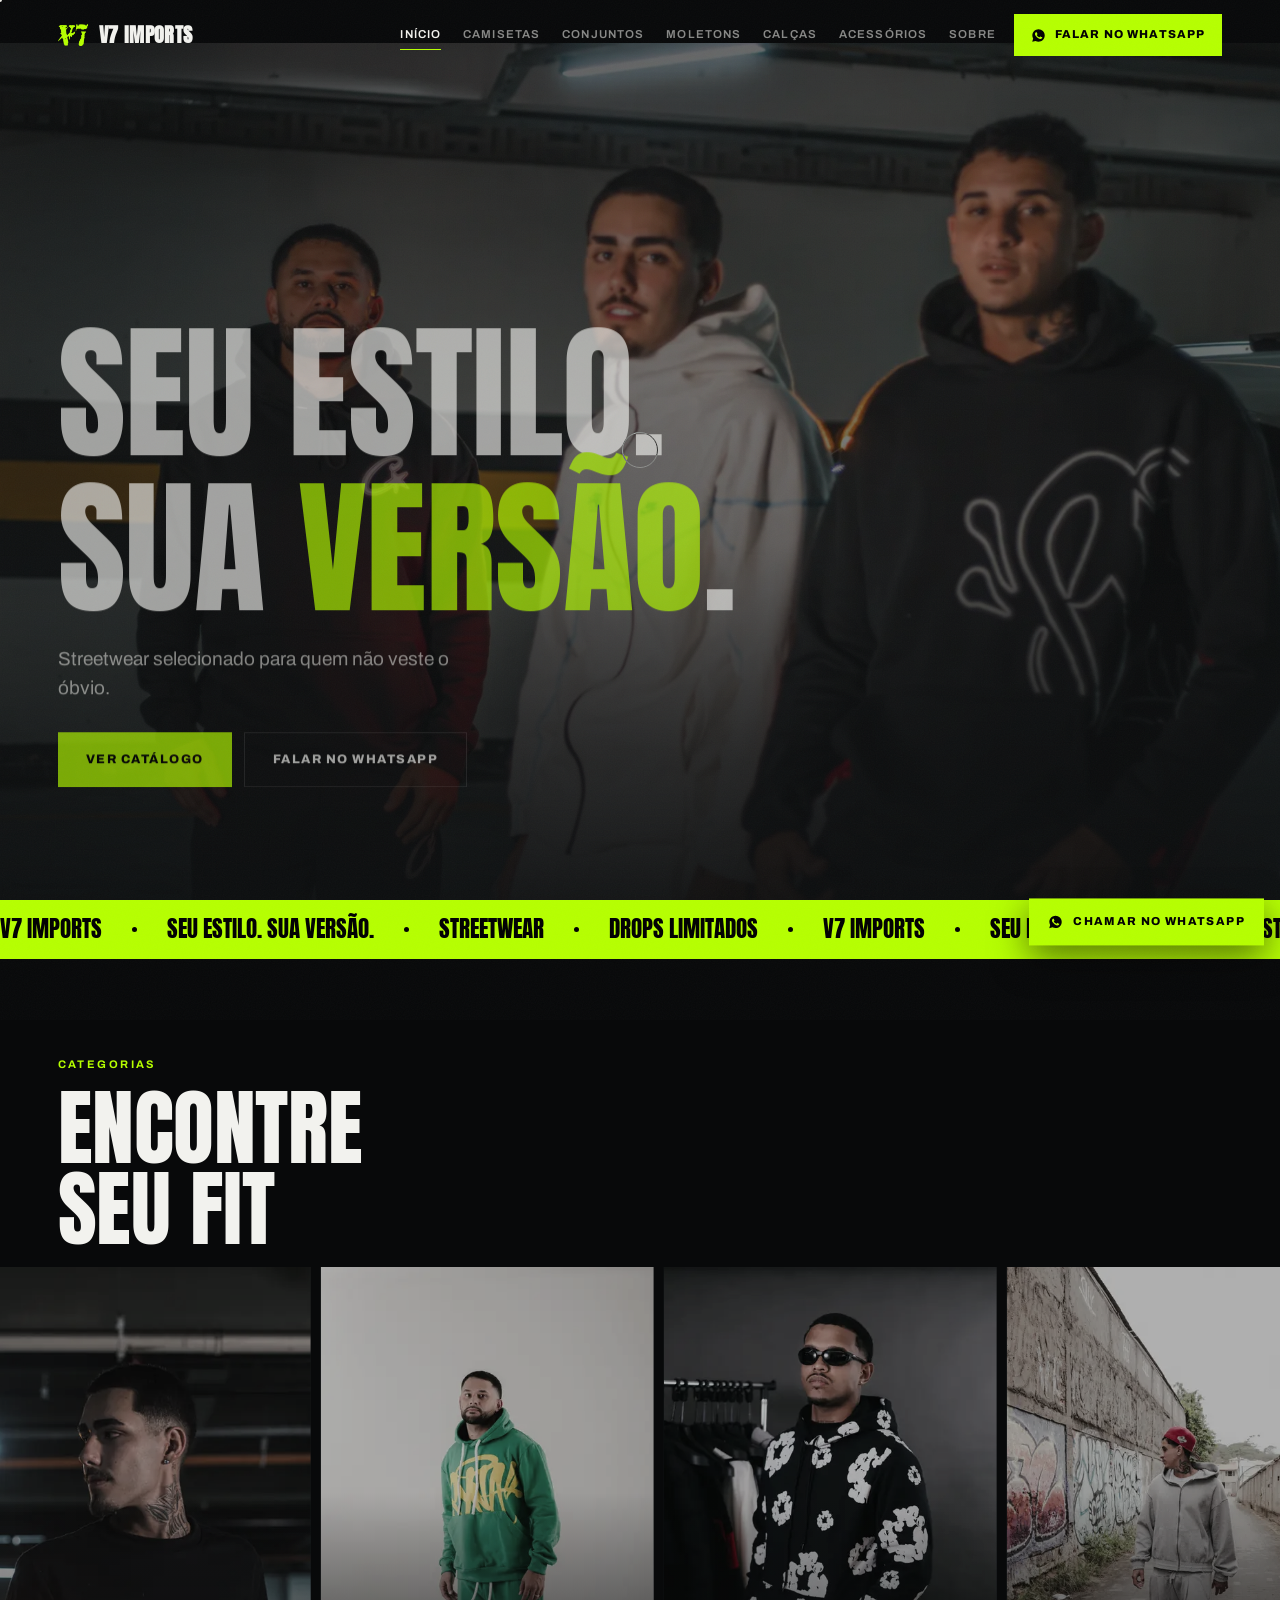
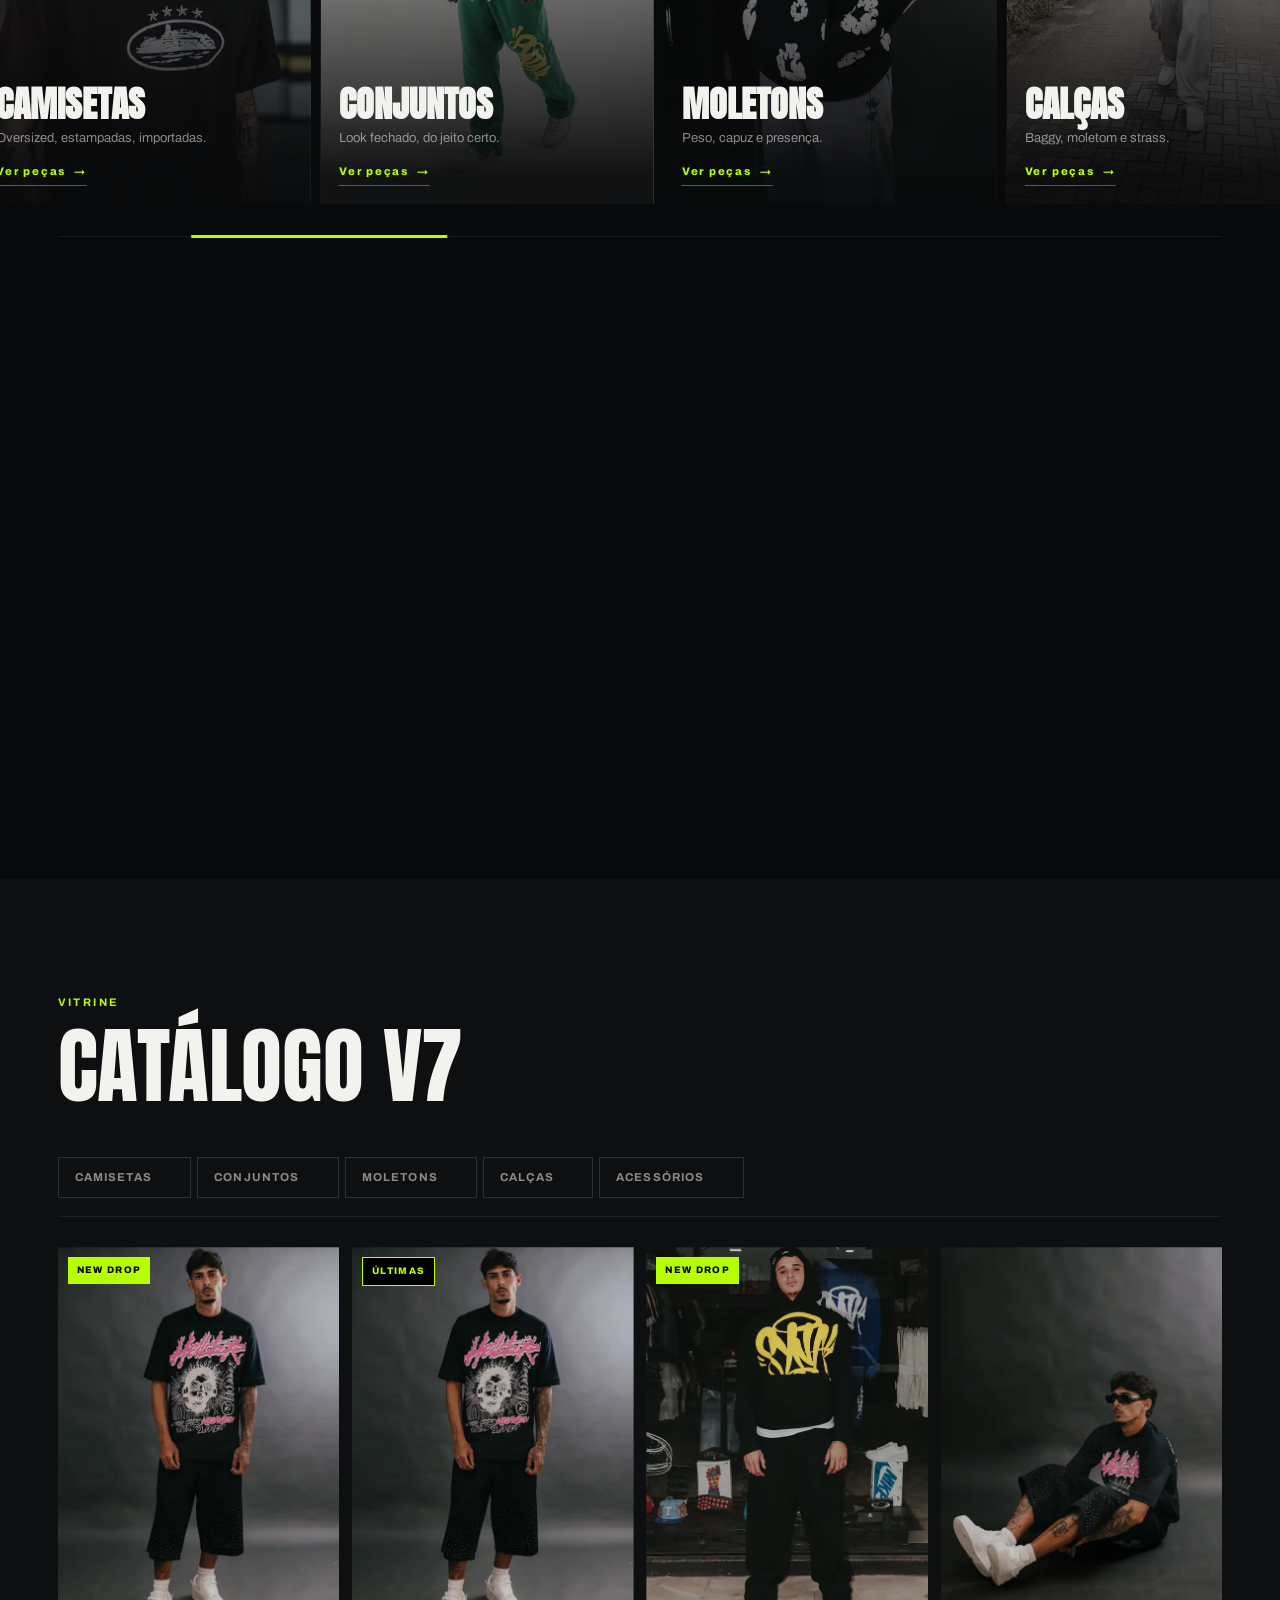
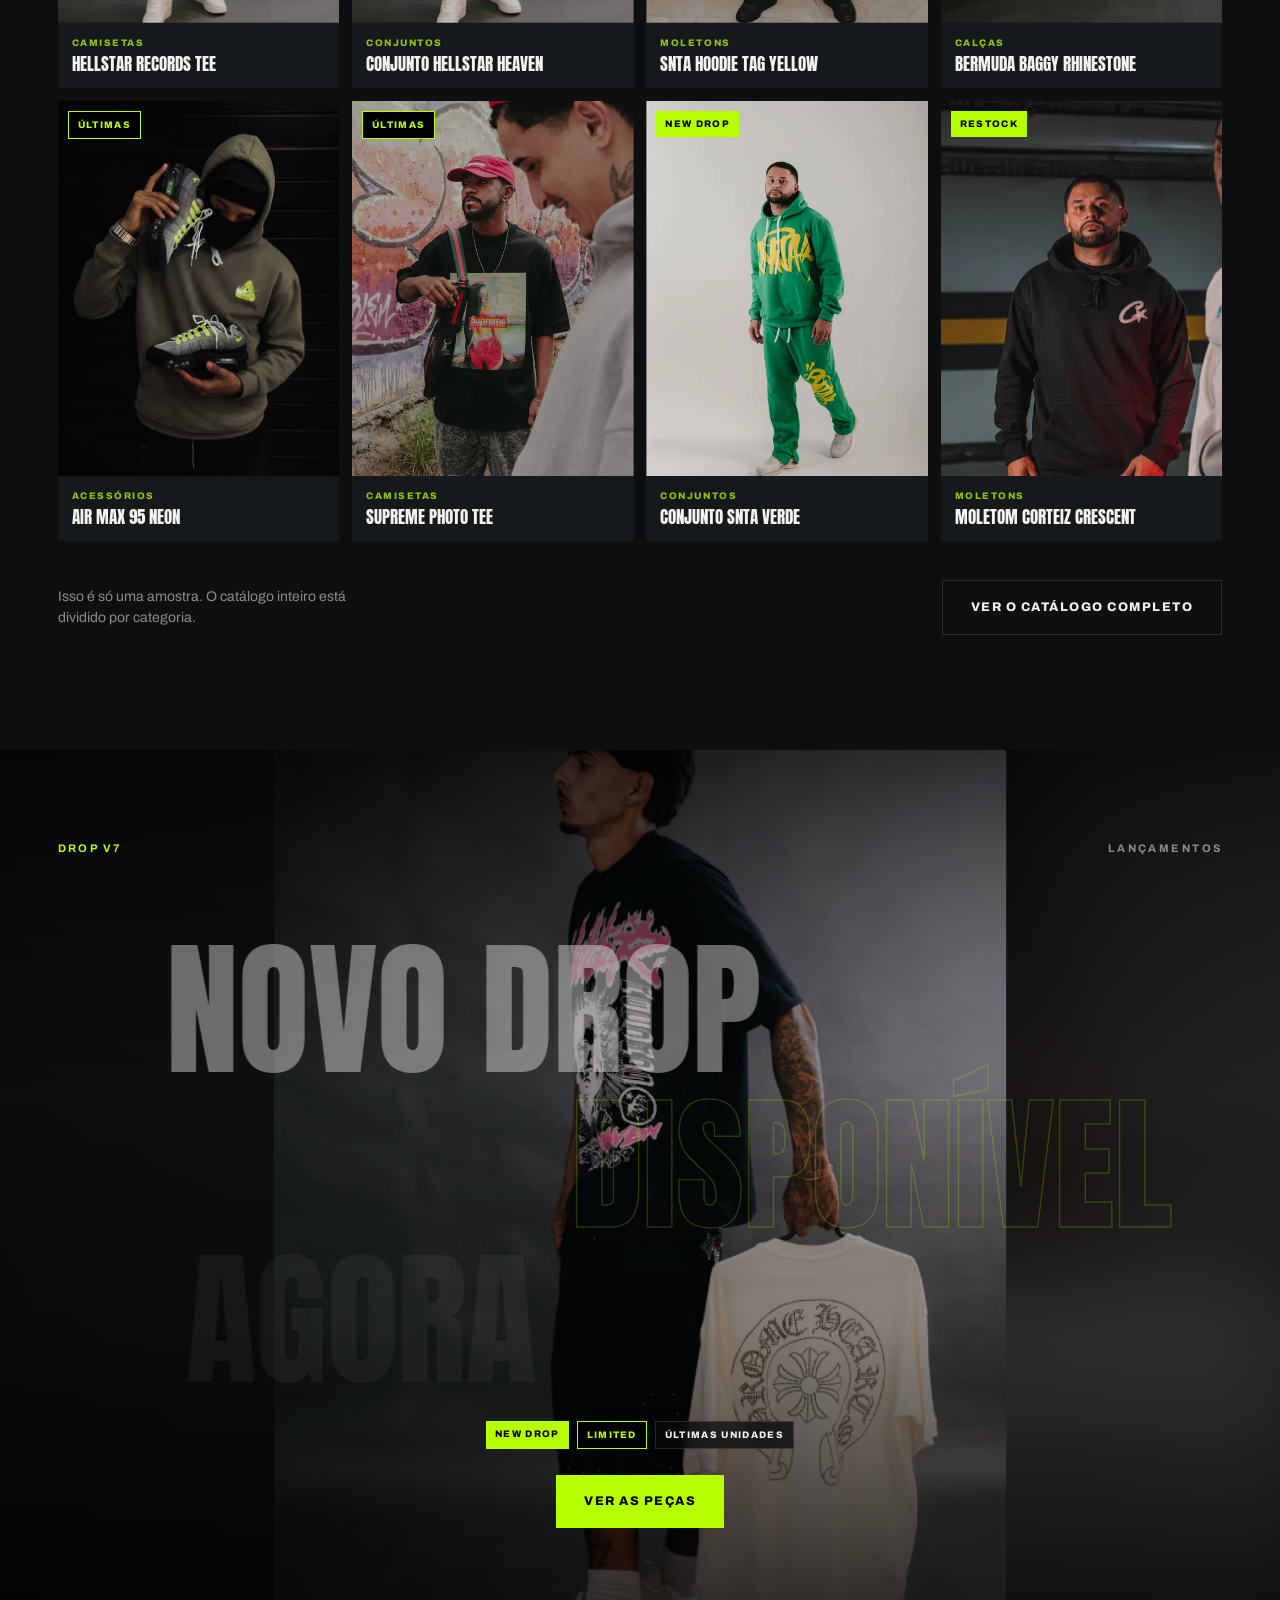
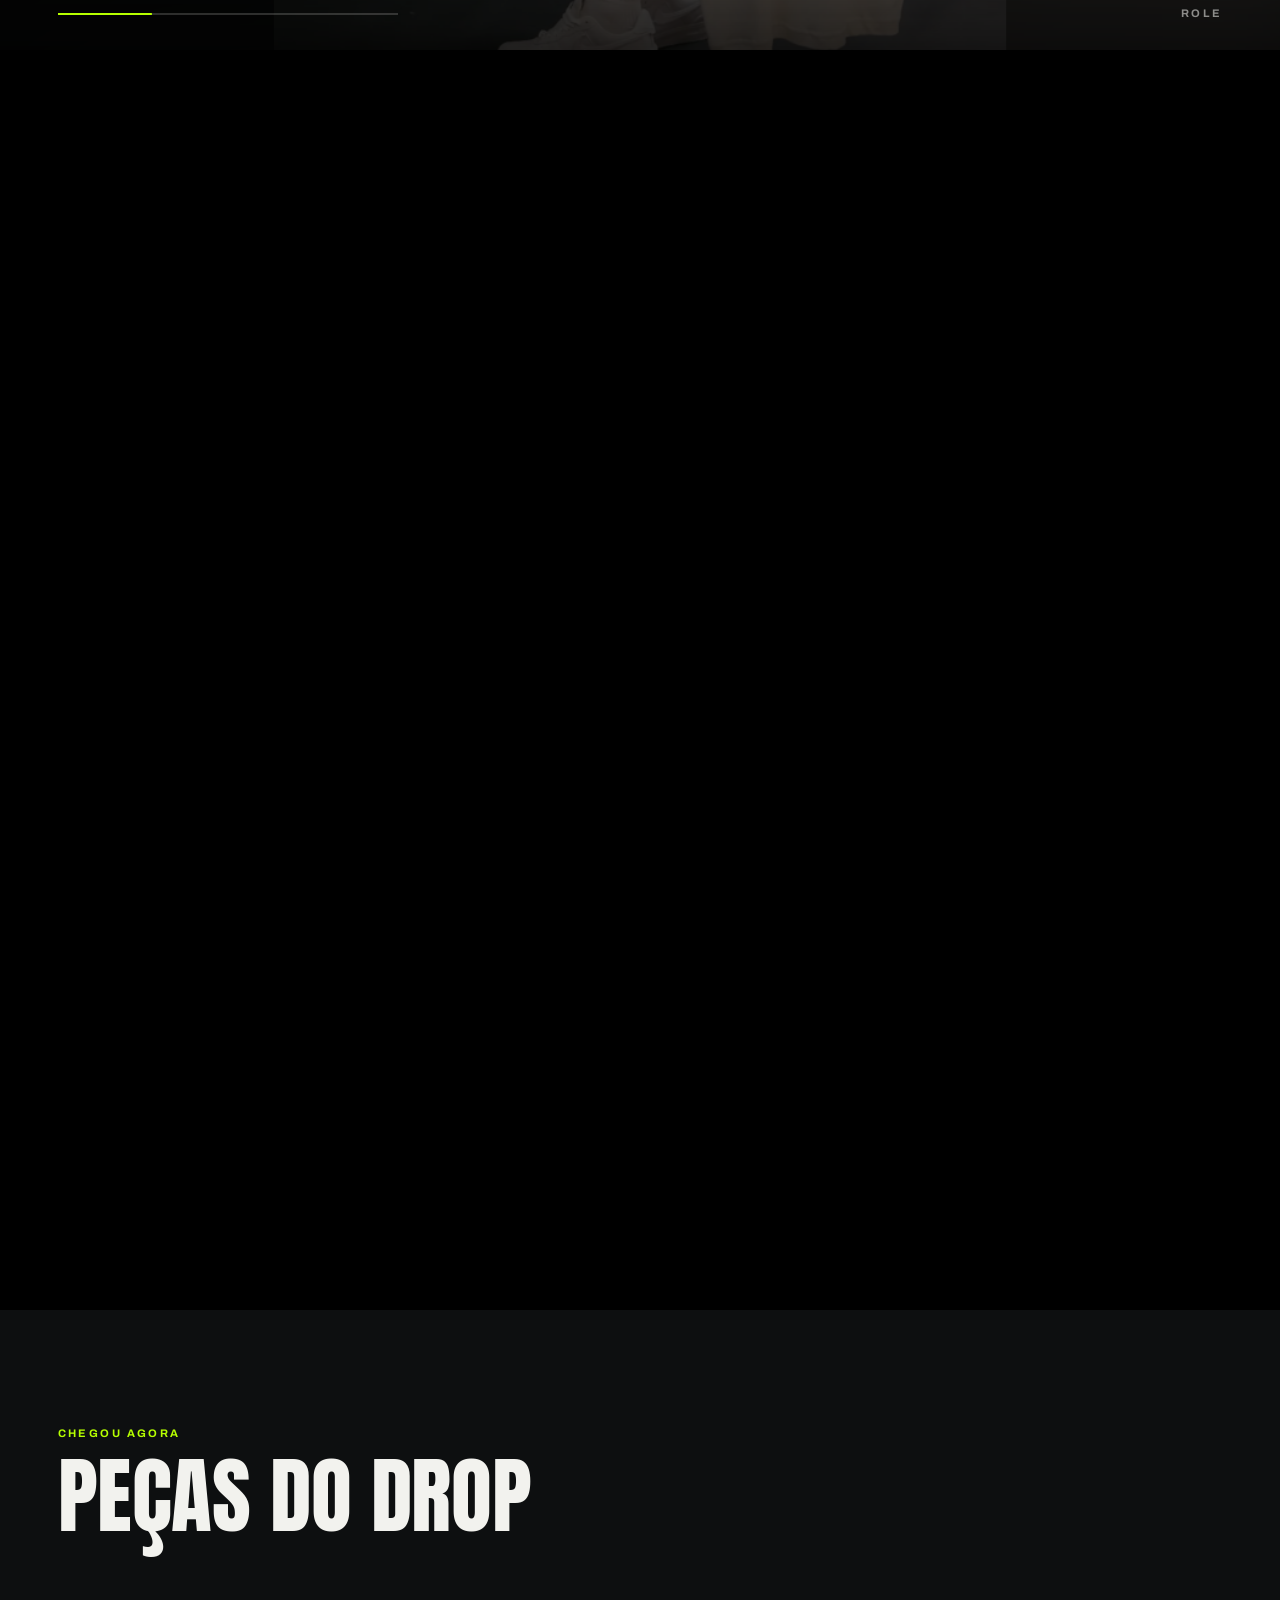
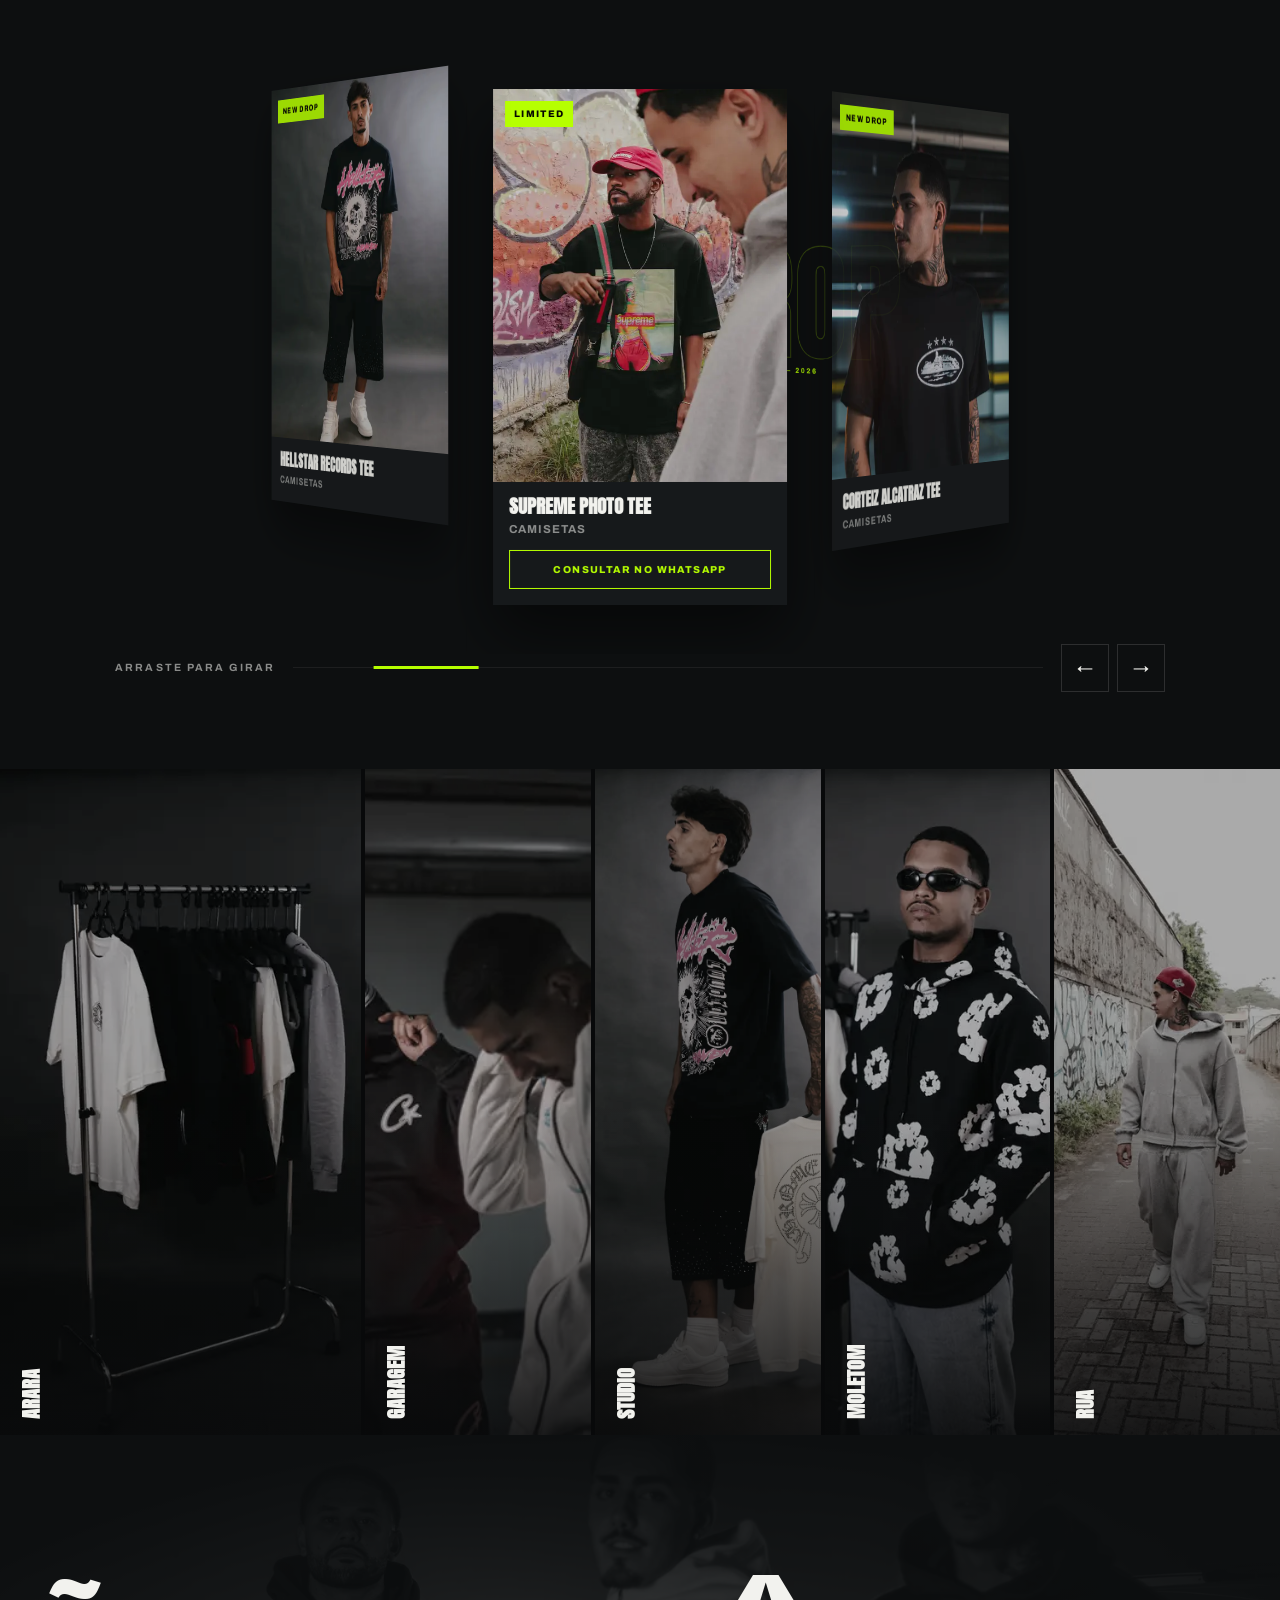
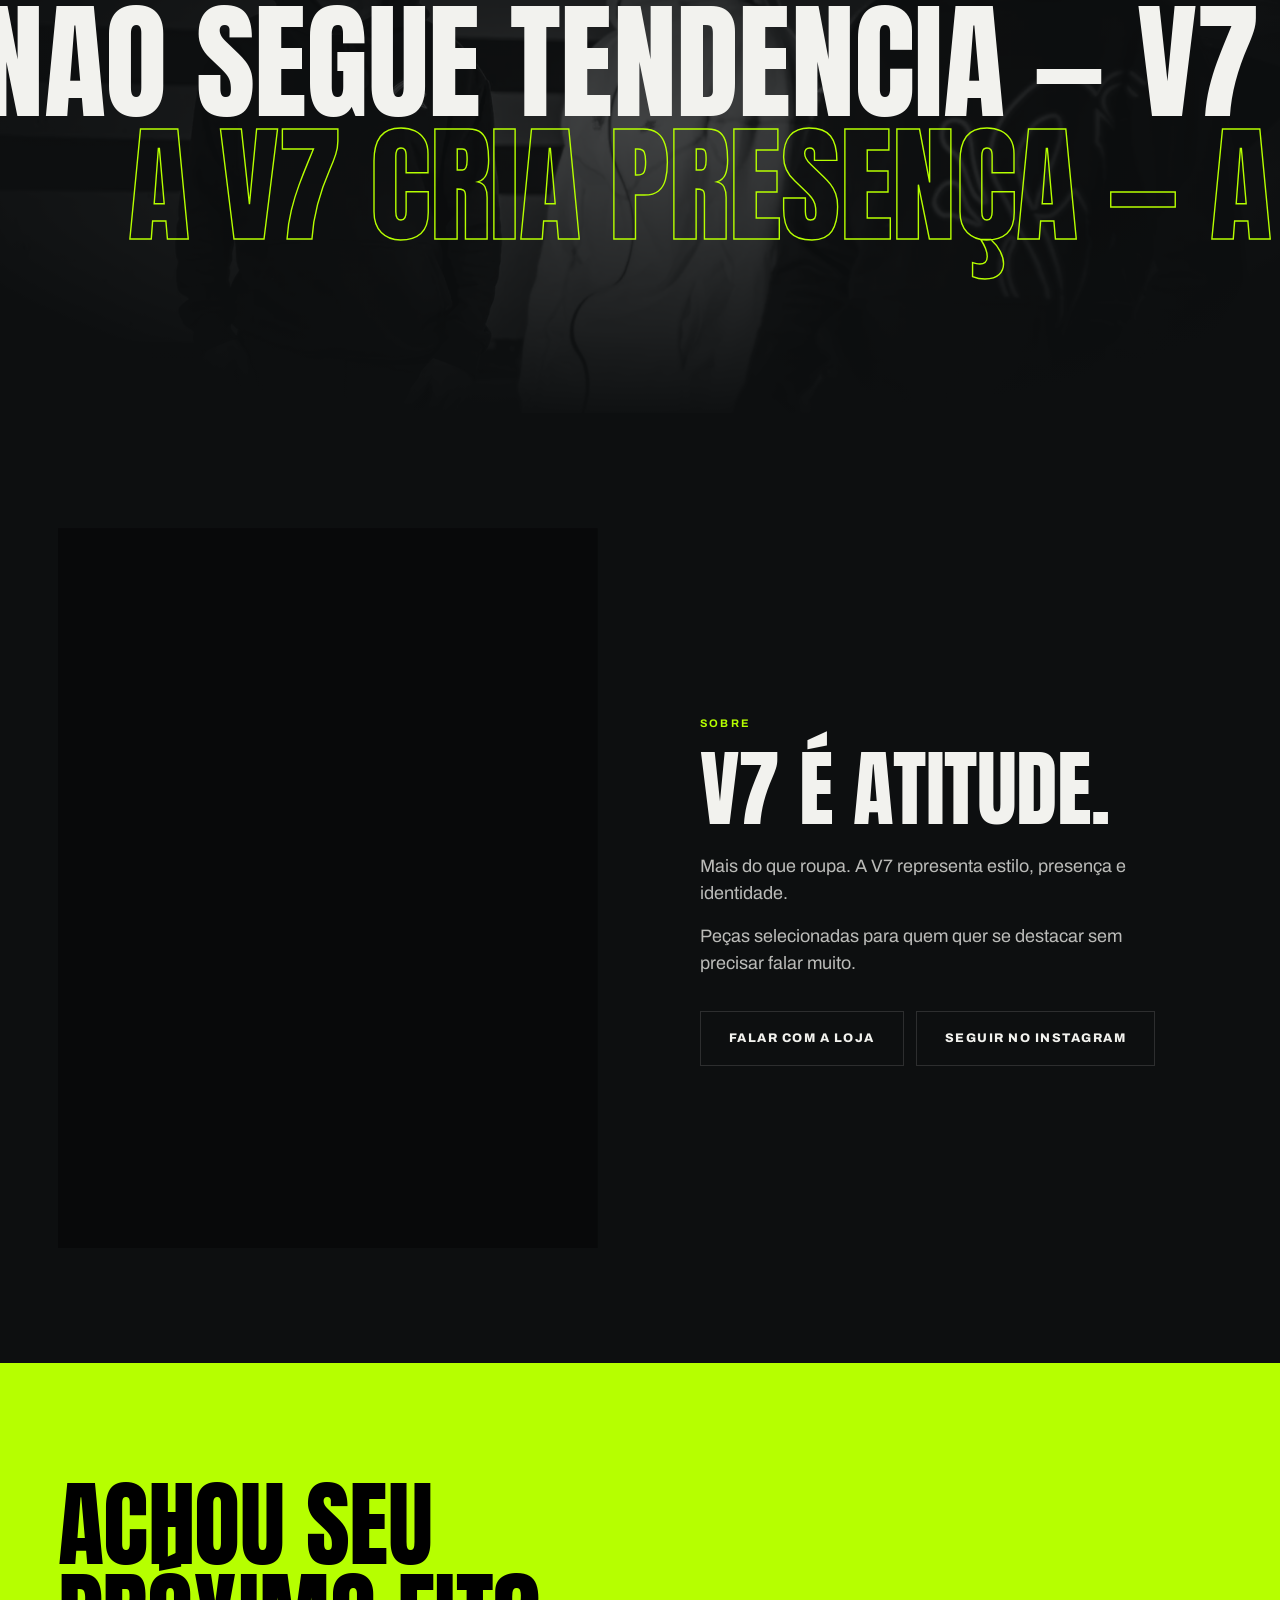
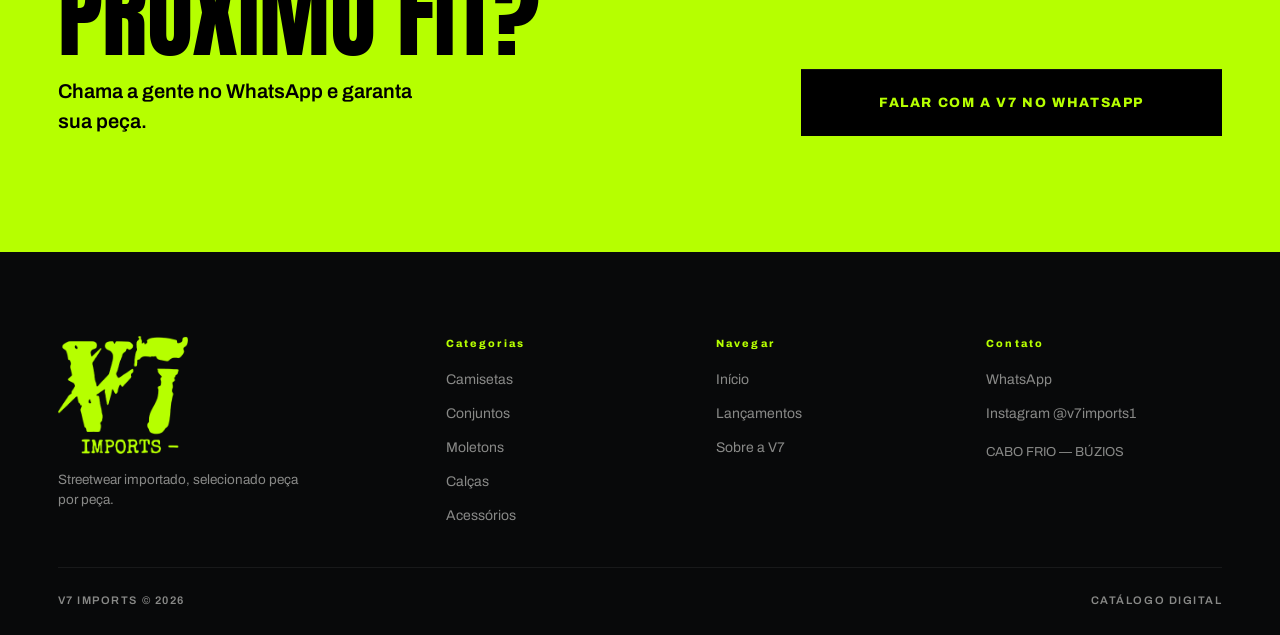
<file: index.html>
<!DOCTYPE html>
<html lang="pt-BR">
<head>
<meta charset="UTF-8">
<meta name="viewport" content="width=device-width, initial-scale=1, viewport-fit=cover">
<title>V7 IMPORTS — STREETWEAR SELECIONADO</title>
<meta name="description" content="V7 Imports — catálogo de streetwear importado. Camisetas, conjuntos, moletons, calças e acessórios. Fale direto no WhatsApp e garanta sua peça.">
<meta name="theme-color" content="#0D0F10">
<meta property="og:title" content="V7 IMPORTS — SEU ESTILO. SUA VERSÃO.">
<meta property="og:description" content="Streetwear selecionado para quem não veste o óbvio.">
<meta property="og:image" content="assets/img/garage-crew.webp">
<meta property="og:type" content="website">
<link rel="icon" href="assets/img/logo-v7.png">
<link rel="preconnect" href="https://fonts.googleapis.com">
<link rel="preconnect" href="https://fonts.gstatic.com" crossorigin>
<link href="https://fonts.googleapis.com/css2?family=Anton&family=Archivo:wght@400;500;600;700;800;900&display=swap" rel="stylesheet">
<link rel="stylesheet" href="assets/estilo.css">
</head>
<body data-pagina="home">

<main>
<!-- ============================== HERO ============================== -->
<section class="hero" id="inicio">
  <div class="hero__media" id="heroMedia">
    <video id="heroVideo" muted loop playsinline autoplay preload="auto" poster="assets/img/garage-crew.webp">
      <source src="assets/video/v7-reel-3.mp4" type="video/mp4">
    </video>
  </div>

  <div class="hero__in">
    <h1 class="dsp mega">
      <span class="ln"><span>Seu estilo.</span></span>
      <span class="ln"><span>Sua <em style="font-style:normal" class="neon">versão</em>.</span></span>
    </h1>
    <p class="hero__sub">Streetwear selecionado para quem não veste o óbvio.</p>
    <div class="hero__cta">
      <a class="btn" href="#catalogo"><span>Ver catálogo</span></a>
      <a class="btn ghost" data-wa-geral href="#" target="_blank" rel="noopener"><span>Falar no WhatsApp</span></a>
    </div>
  </div>
</section>

<div class="mq mq--neon">
  <div class="mq__t" aria-hidden="true"><span>V7 IMPORTS</span><span class="dot"></span><span>Seu estilo. Sua versão.</span><span class="dot"></span><span>Streetwear</span><span class="dot"></span><span>Drops limitados</span><span class="dot"></span></div>
  <div class="mq__t" aria-hidden="true"><span>V7 IMPORTS</span><span class="dot"></span><span>Seu estilo. Sua versão.</span><span class="dot"></span><span>Streetwear</span><span class="dot"></span><span>Drops limitados</span><span class="dot"></span></div>
</div>

<!-- =========================== CATEGORIAS =========================== -->
<section class="cats" id="categorias">
  <div class="cats__sticky">
    <div class="cats__top">
      <div>
        <span class="lbl neon">Categorias</span>
        <h2 class="dsp big" style="margin-top:12px">Encontre<br>seu fit</h2>
      </div>
    </div>
    <div class="cats__track" id="catsTrack"></div>
    <div class="cats__rail"><i id="catsRail"></i></div>
  </div>
</section>

<!-- ============================ CATÁLOGO ============================ -->
<section class="sec" id="catalogo">
  <div class="sec-h">
    <div>
      <span class="lbl neon">Vitrine</span>
      <h2 class="dsp big rv">Catálogo V7</h2>
    </div>
  </div>

  <nav class="vit__nav" id="vitNav" aria-label="Categorias"></nav>
  <div class="vit" id="vitrine"></div>

  <div class="vit__fim">
    <p>Isso é só uma amostra. O catálogo inteiro está dividido por categoria.</p>
    <a class="btn ghost" href="camisetas.html"><span>Ver o catálogo completo</span></a>
  </div>
</section>

<!-- ============================== DROP ============================== -->
<section class="drop" id="drop">
  <div class="drop__sticky">
    <div class="drop__media" id="dropMedia">
      <video id="dropVideo" muted loop playsinline preload="auto" poster="assets/img/hellstar-side.webp">
        <source src="assets/video/v7-reel.mp4" type="video/mp4">
      </video>
    </div>
    <div class="drop__veil" id="dropVeu"></div>
    <div class="drop__in">
      <div style="display:flex;justify-content:space-between;gap:16px" class="lbl">
        <span class="neon">Drop V7</span>
        <span class="dim">Lançamentos</span>
      </div>

      <div class="drop__title">
        <h2 class="dsp mega">
          <span class="l"><span data-drop-line>Novo drop</span></span>
          <span class="l"><span data-drop-line class="stroke">disponível</span></span>
          <span class="l"><span data-drop-line>agora</span></span>
        </h2>
        <div class="drop__k">
          <span class="tg">NEW DROP</span>
          <span class="tg ult">LIMITED</span>
          <span class="tg gh">ÚLTIMAS UNIDADES</span>
        </div>
        <div style="margin-top:26px">
          <a class="btn" href="#lancamentos"><span>Ver as peças</span></a>
        </div>
      </div>

      <div class="drop__foot">
        <div class="drop__bar"><i id="dropBar"></i></div>
        <span class="lbl dim">Role</span>
      </div>
    </div>
  </div>
</section>

<!-- ================== PEÇAS DO DROP — ORBIT CAROUSEL ================ -->
<section class="sec" id="lancamentos" style="padding-bottom:clamp(40px,6vw,80px)">
  <div class="sec-h">
    <div>
      <span class="lbl neon">Chegou agora</span>
      <h2 class="dsp big rv">Peças do drop</h2>
    </div>
  </div>
  <div id="orbita"></div>
</section>

<div class="faixa" id="faixa"></div>

<!-- ============================ IMPACTO ============================= -->
<section class="impact">
  <div class="impact__bg"><img src="assets/img/garage-crew.webp" alt="" loading="lazy"></div>
  <div class="impact__row" data-imp="-1">
    <span class="dsp">V7 não segue tendência —</span><span class="dsp">V7 não segue tendência —</span>
  </div>
  <div class="impact__row" data-imp="1" style="text-align:right">
    <span class="dsp stroke">A V7 cria presença —</span><span class="dsp stroke">A V7 cria presença —</span>
  </div>
</section>

<!-- ============================= SOBRE ============================== -->
<section class="sec" id="sobre">
  <div class="about">
    <div class="about__media rv">
      <div class="m1 rv-clip">
        <video data-auto muted loop playsinline autoplay preload="metadata"
               width="720" height="1280" aria-label="Máquina bordando uma camiseta da V7">
          <source src="assets/video/v7-costura.mp4" type="video/mp4">
        </video>
      </div>
    </div>
    <div>
      <span class="lbl neon">Sobre</span>
      <h2 class="dsp big rv" style="margin:14px 0 24px">V7 é atitude.</h2>
      <p class="rv">Mais do que roupa. A V7 representa estilo, presença e identidade.</p>
      <p class="rv">Peças selecionadas para quem quer se destacar sem precisar falar muito.</p>
      <div style="margin-top:34px;display:flex;gap:12px;flex-wrap:wrap" class="rv">
        <a class="btn ghost" data-wa-geral href="#" target="_blank" rel="noopener"><span>Falar com a loja</span></a>
        <a class="btn ghost" data-ig href="#" target="_blank" rel="noopener"><span>Seguir no Instagram</span></a>
      </div>
    </div>
  </div>
</section>

<!-- ============================== CTA =============================== -->
<section class="cta" id="contato">
  <div class="cta__in">
    <div>
      <h2 class="dsp">Achou seu<br>próximo fit?</h2>
      <p>Chama a gente no WhatsApp e garanta sua peça.</p>
    </div>
    <div>
      <a class="btn blk lg" data-wa-geral href="#" target="_blank" rel="noopener" style="width:100%">
        <span>Falar com a V7 no WhatsApp</span>
      </a>
    </div>
  </div>
</section>
</main>

<script src="assets/catalogo.js"></script>
<script src="assets/site.js"></script>
</body>
</html>
</file>
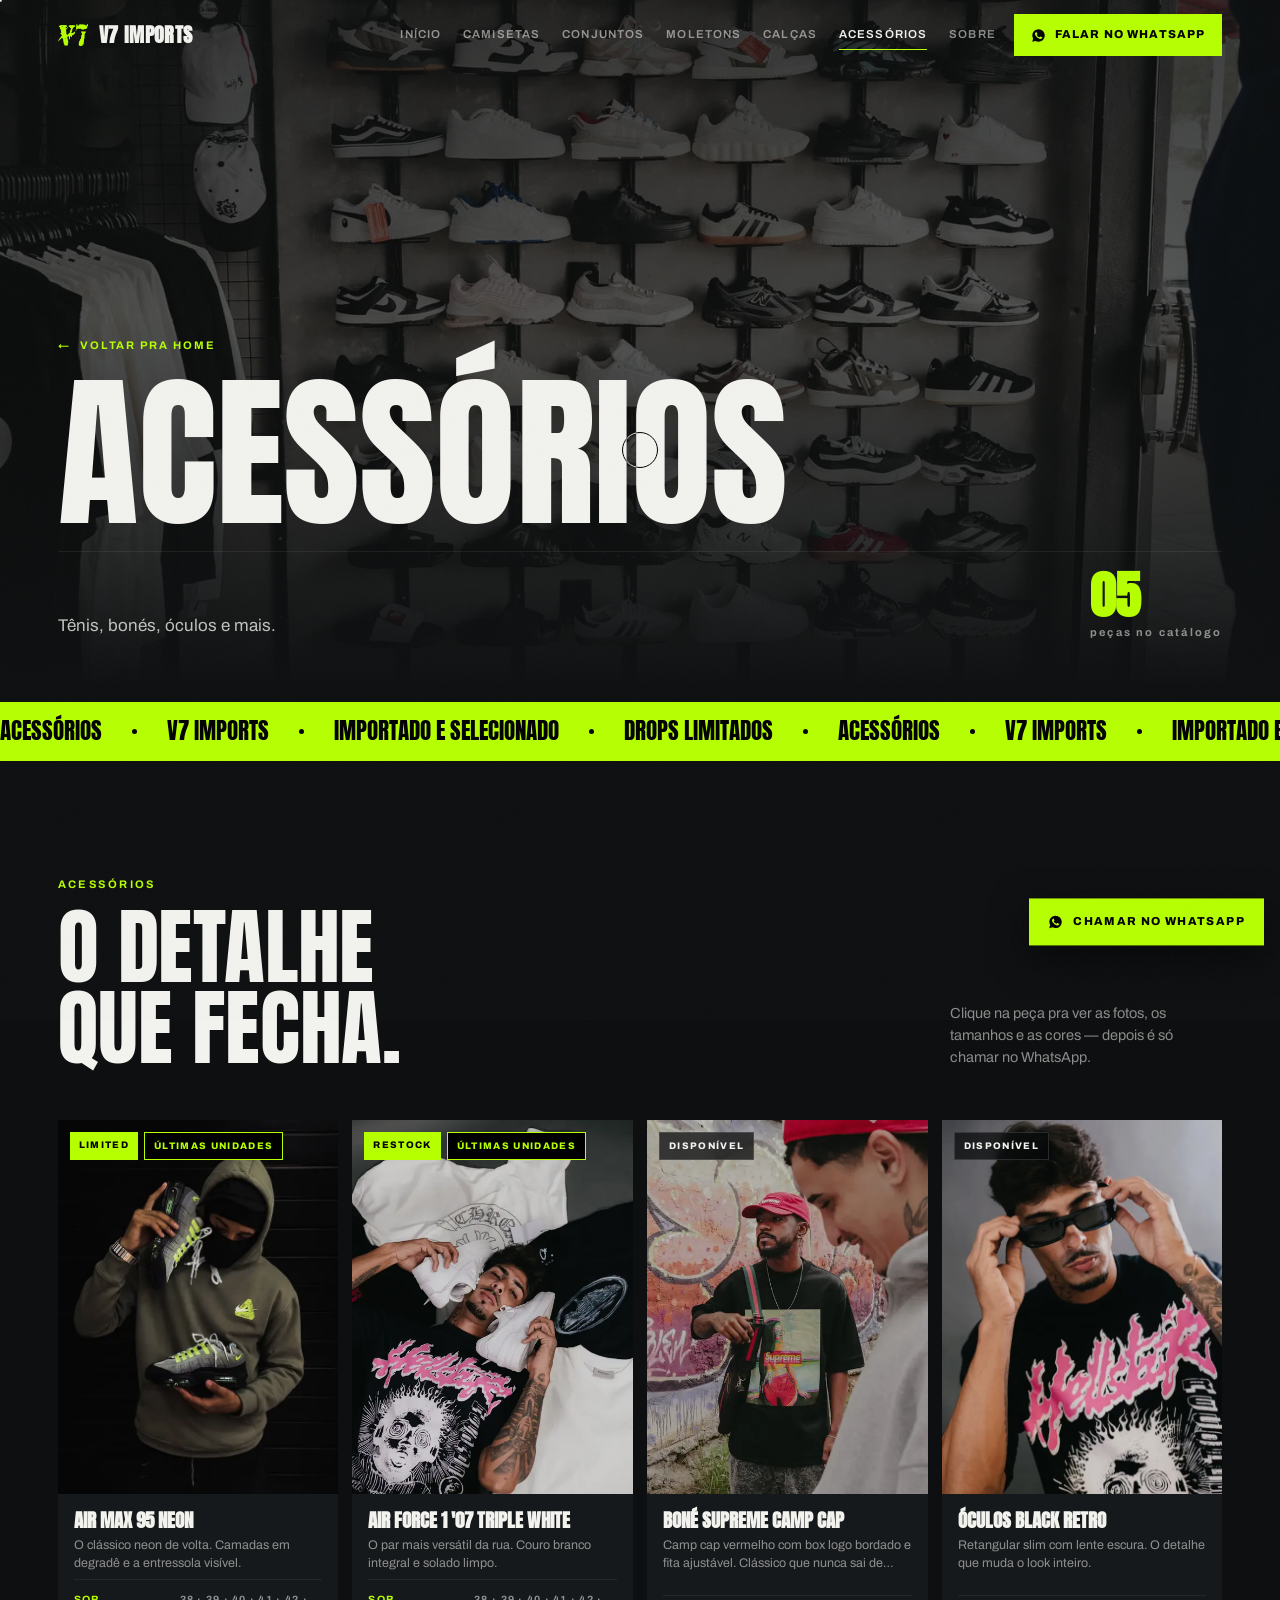
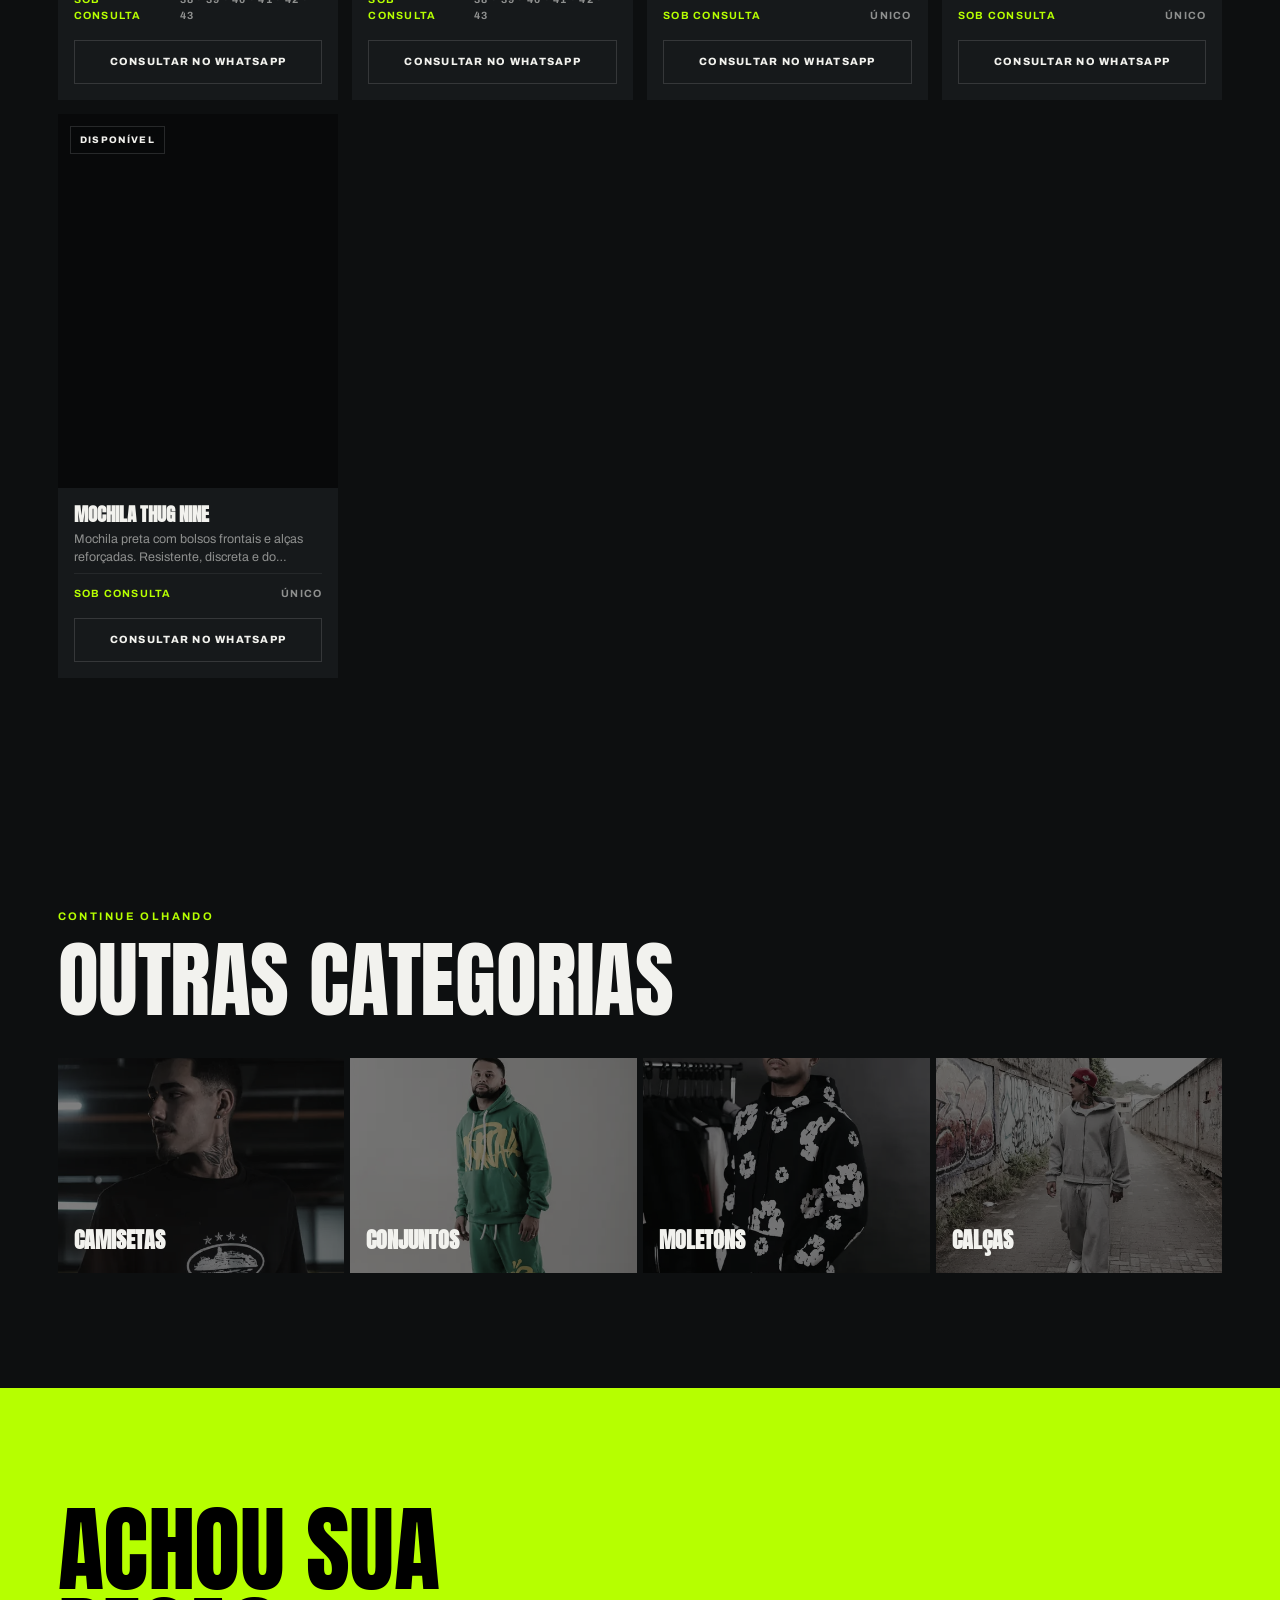
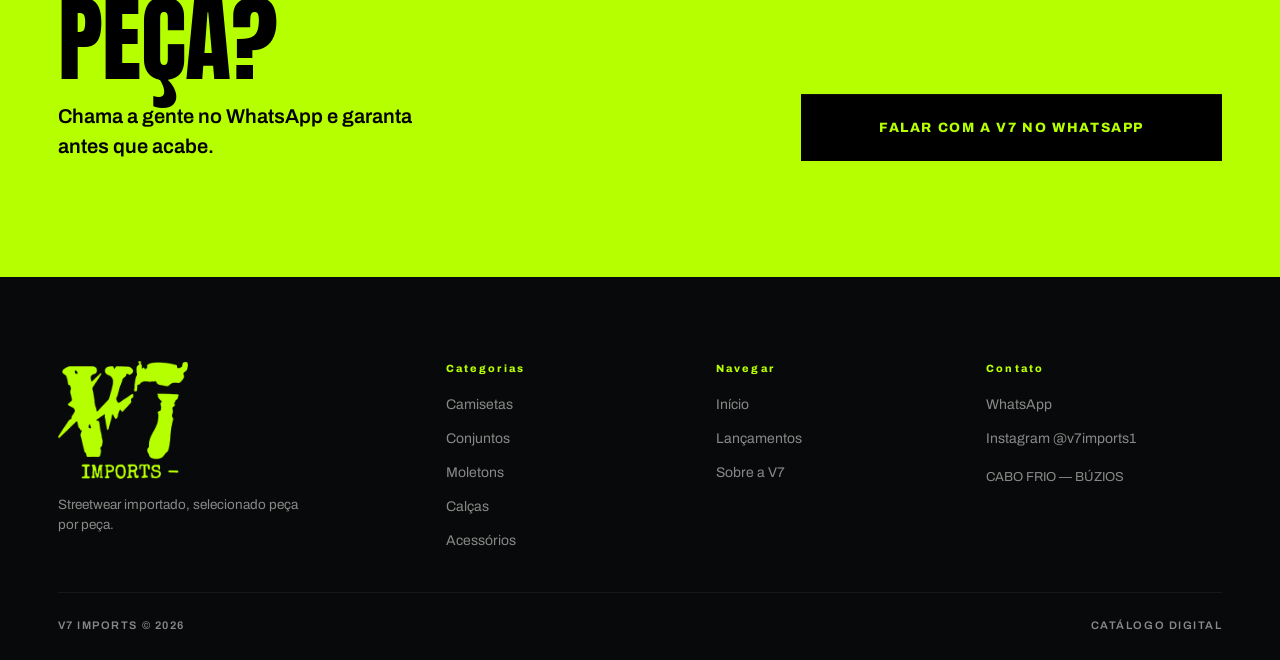
<file: acessorios.html>
<!DOCTYPE html>
<html lang="pt-BR">
<head>
<meta charset="UTF-8">
<meta name="viewport" content="width=device-width, initial-scale=1, viewport-fit=cover">
<title>ACESSÓRIOS — V7 IMPORTS</title>
<meta name="description" content="Tênis, bonés, óculos e mochilas importados. Air Max, Air Force, Supreme e mais na V7 Imports.">
<meta name="theme-color" content="#0D0F10">
<meta property="og:title" content="ACESSÓRIOS — V7 IMPORTS">
<meta property="og:description" content="Tênis, bonés, óculos e mochilas importados. Air Max, Air Force, Supreme e mais na V7 Imports.">
<meta property="og:type" content="website">
<link rel="icon" href="assets/img/logo-v7.png">
<link rel="preconnect" href="https://fonts.googleapis.com">
<link rel="preconnect" href="https://fonts.gstatic.com" crossorigin>
<link href="https://fonts.googleapis.com/css2?family=Anton&family=Archivo:wght@400;500;600;700;800;900&display=swap" rel="stylesheet">
<link rel="stylesheet" href="assets/estilo.css">
</head>
<body data-pagina="categoria" data-cat="acessorios">

<main>
  <!-- ===================== CAPA DA CATEGORIA ===================== -->
  <section class="chero">
    <div class="chero__bg" id="cheroBg"><img id="cheroImg" src="" alt="ACESSÓRIOS — V7 Imports"></div>
    <div class="chero__in">
      <a class="chero__volta" href="index.html"><span aria-hidden="true">&larr;</span> Voltar pra home</a>
      <h1 class="dsp" id="cheroTitulo">ACESSÓRIOS</h1>
      <div class="chero__meta">
        <p id="cheroLegenda"></p>
        <b id="cheroQtd"></b>
      </div>
    </div>
  </section>

<div class="mq mq--neon">
  <div class="mq__t" aria-hidden="true"><span>ACESSÓRIOS</span><span class="dot"></span><span>V7 Imports</span><span class="dot"></span><span>Importado e selecionado</span><span class="dot"></span><span>Drops limitados</span><span class="dot"></span></div>
  <div class="mq__t" aria-hidden="true"><span>ACESSÓRIOS</span><span class="dot"></span><span>V7 Imports</span><span class="dot"></span><span>Importado e selecionado</span><span class="dot"></span><span>Drops limitados</span><span class="dot"></span></div>
</div>
  <!-- ========================== PRODUTOS ========================== -->
  <section class="sec">
    <div class="sec-h">
      <div>
        <span class="lbl neon">ACESSÓRIOS</span>
        <h2 class="dsp big rv" style="margin-top:12px">O detalhe<br>que fecha.</h2>
      </div>
      <p class="rv">Clique na peça pra ver as fotos, os tamanhos e as cores — depois é só chamar no WhatsApp.</p>
    </div>
    <div class="grid" id="gridCat"></div>
  </section>

  <!-- ===================== OUTRAS CATEGORIAS ====================== -->
  <section class="sec" style="padding-bottom:clamp(24px,3vw,40px)">
    <div class="sec-h" style="margin-bottom:0">
      <div>
        <span class="lbl neon">Continue olhando</span>
        <h2 class="dsp big rv" style="margin-top:12px">Outras categorias</h2>
      </div>
    </div>
  </section>
  <div class="outras" id="outras"></div>

  <!-- ============================ CTA ============================= -->
  <section class="cta">
    <div class="cta__in">
      <div>
        <h2 class="dsp">Achou sua<br>peça?</h2>
        <p>Chama a gente no WhatsApp e garanta antes que acabe.</p>
      </div>
      <div>
        <a class="btn blk lg" data-wa-geral href="#" target="_blank" rel="noopener" style="width:100%">
          <span>Falar com a V7 no WhatsApp</span>
        </a>
      </div>
    </div>
  </section>
</main>

<script src="assets/catalogo.js"></script>
<script src="assets/site.js"></script>
</body>
</html>
</file>
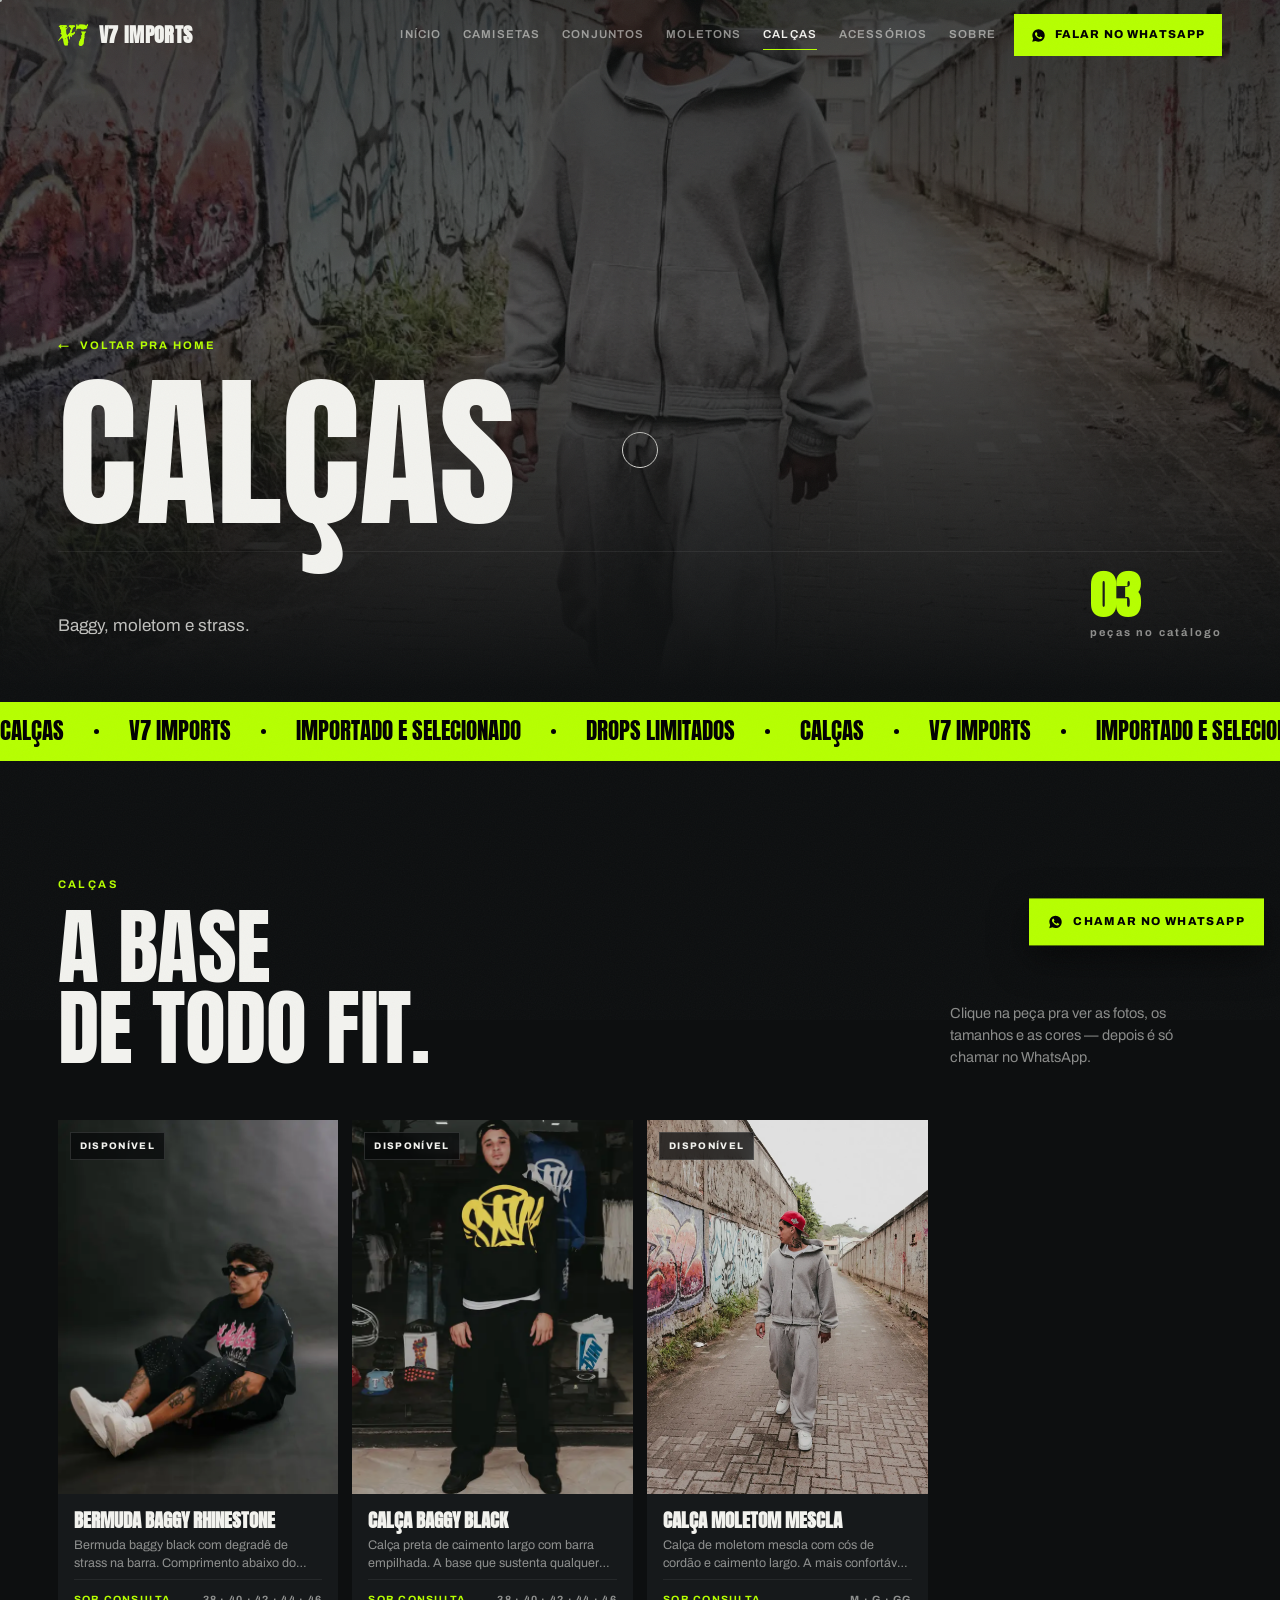
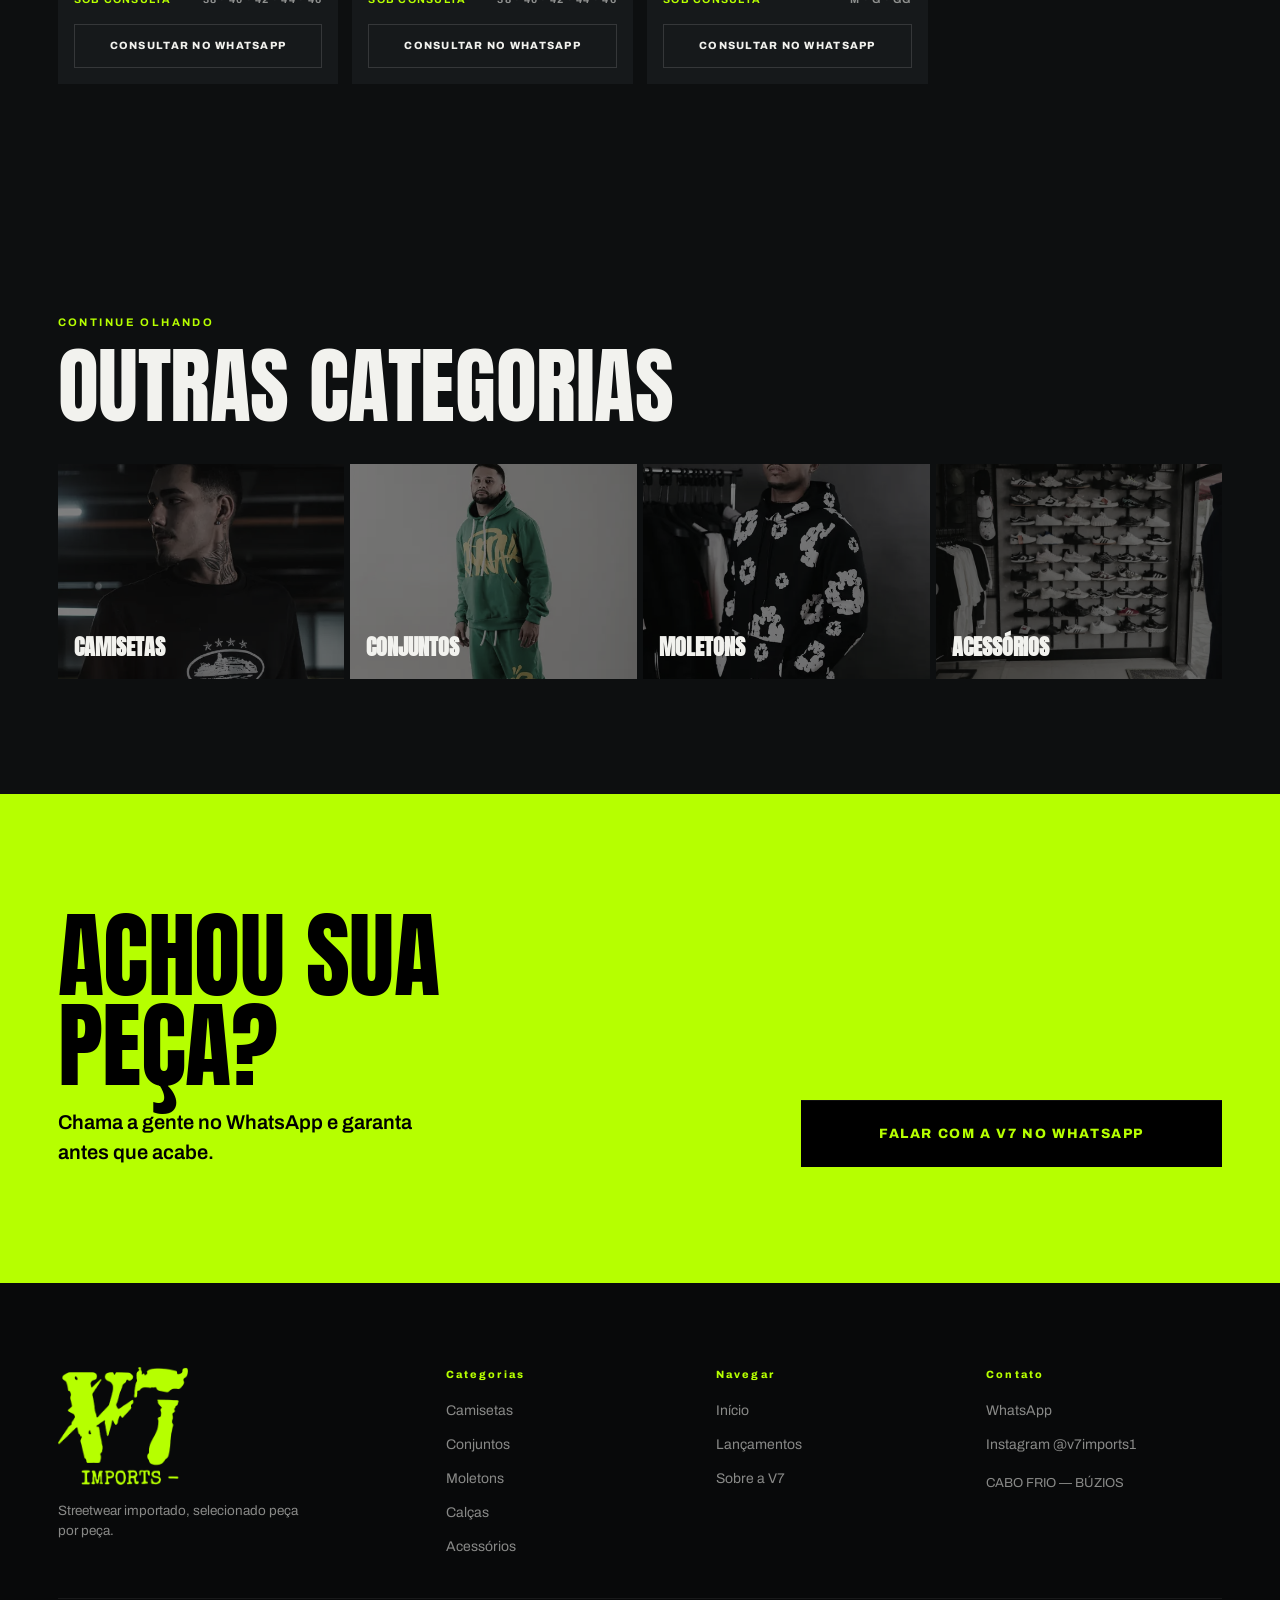
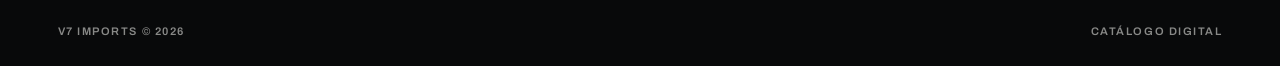
<file: calcas.html>
<!DOCTYPE html>
<html lang="pt-BR">
<head>
<meta charset="UTF-8">
<meta name="viewport" content="width=device-width, initial-scale=1, viewport-fit=cover">
<title>CALÇAS — V7 IMPORTS</title>
<meta name="description" content="Calças e bermudas baggy, cargo, moletom e strass. Importadas, na V7 Imports.">
<meta name="theme-color" content="#0D0F10">
<meta property="og:title" content="CALÇAS — V7 IMPORTS">
<meta property="og:description" content="Calças e bermudas baggy, cargo, moletom e strass. Importadas, na V7 Imports.">
<meta property="og:type" content="website">
<link rel="icon" href="assets/img/logo-v7.png">
<link rel="preconnect" href="https://fonts.googleapis.com">
<link rel="preconnect" href="https://fonts.gstatic.com" crossorigin>
<link href="https://fonts.googleapis.com/css2?family=Anton&family=Archivo:wght@400;500;600;700;800;900&display=swap" rel="stylesheet">
<link rel="stylesheet" href="assets/estilo.css">
</head>
<body data-pagina="categoria" data-cat="calcas">

<main>
  <!-- ===================== CAPA DA CATEGORIA ===================== -->
  <section class="chero">
    <div class="chero__bg" id="cheroBg"><img id="cheroImg" src="" alt="CALÇAS — V7 Imports"></div>
    <div class="chero__in">
      <a class="chero__volta" href="index.html"><span aria-hidden="true">&larr;</span> Voltar pra home</a>
      <h1 class="dsp" id="cheroTitulo">CALÇAS</h1>
      <div class="chero__meta">
        <p id="cheroLegenda"></p>
        <b id="cheroQtd"></b>
      </div>
    </div>
  </section>

<div class="mq mq--neon">
  <div class="mq__t" aria-hidden="true"><span>CALÇAS</span><span class="dot"></span><span>V7 Imports</span><span class="dot"></span><span>Importado e selecionado</span><span class="dot"></span><span>Drops limitados</span><span class="dot"></span></div>
  <div class="mq__t" aria-hidden="true"><span>CALÇAS</span><span class="dot"></span><span>V7 Imports</span><span class="dot"></span><span>Importado e selecionado</span><span class="dot"></span><span>Drops limitados</span><span class="dot"></span></div>
</div>
  <!-- ========================== PRODUTOS ========================== -->
  <section class="sec">
    <div class="sec-h">
      <div>
        <span class="lbl neon">CALÇAS</span>
        <h2 class="dsp big rv" style="margin-top:12px">A base<br>de todo fit.</h2>
      </div>
      <p class="rv">Clique na peça pra ver as fotos, os tamanhos e as cores — depois é só chamar no WhatsApp.</p>
    </div>
    <div class="grid" id="gridCat"></div>
  </section>

  <!-- ===================== OUTRAS CATEGORIAS ====================== -->
  <section class="sec" style="padding-bottom:clamp(24px,3vw,40px)">
    <div class="sec-h" style="margin-bottom:0">
      <div>
        <span class="lbl neon">Continue olhando</span>
        <h2 class="dsp big rv" style="margin-top:12px">Outras categorias</h2>
      </div>
    </div>
  </section>
  <div class="outras" id="outras"></div>

  <!-- ============================ CTA ============================= -->
  <section class="cta">
    <div class="cta__in">
      <div>
        <h2 class="dsp">Achou sua<br>peça?</h2>
        <p>Chama a gente no WhatsApp e garanta antes que acabe.</p>
      </div>
      <div>
        <a class="btn blk lg" data-wa-geral href="#" target="_blank" rel="noopener" style="width:100%">
          <span>Falar com a V7 no WhatsApp</span>
        </a>
      </div>
    </div>
  </section>
</main>

<script src="assets/catalogo.js"></script>
<script src="assets/site.js"></script>
</body>
</html>
</file>
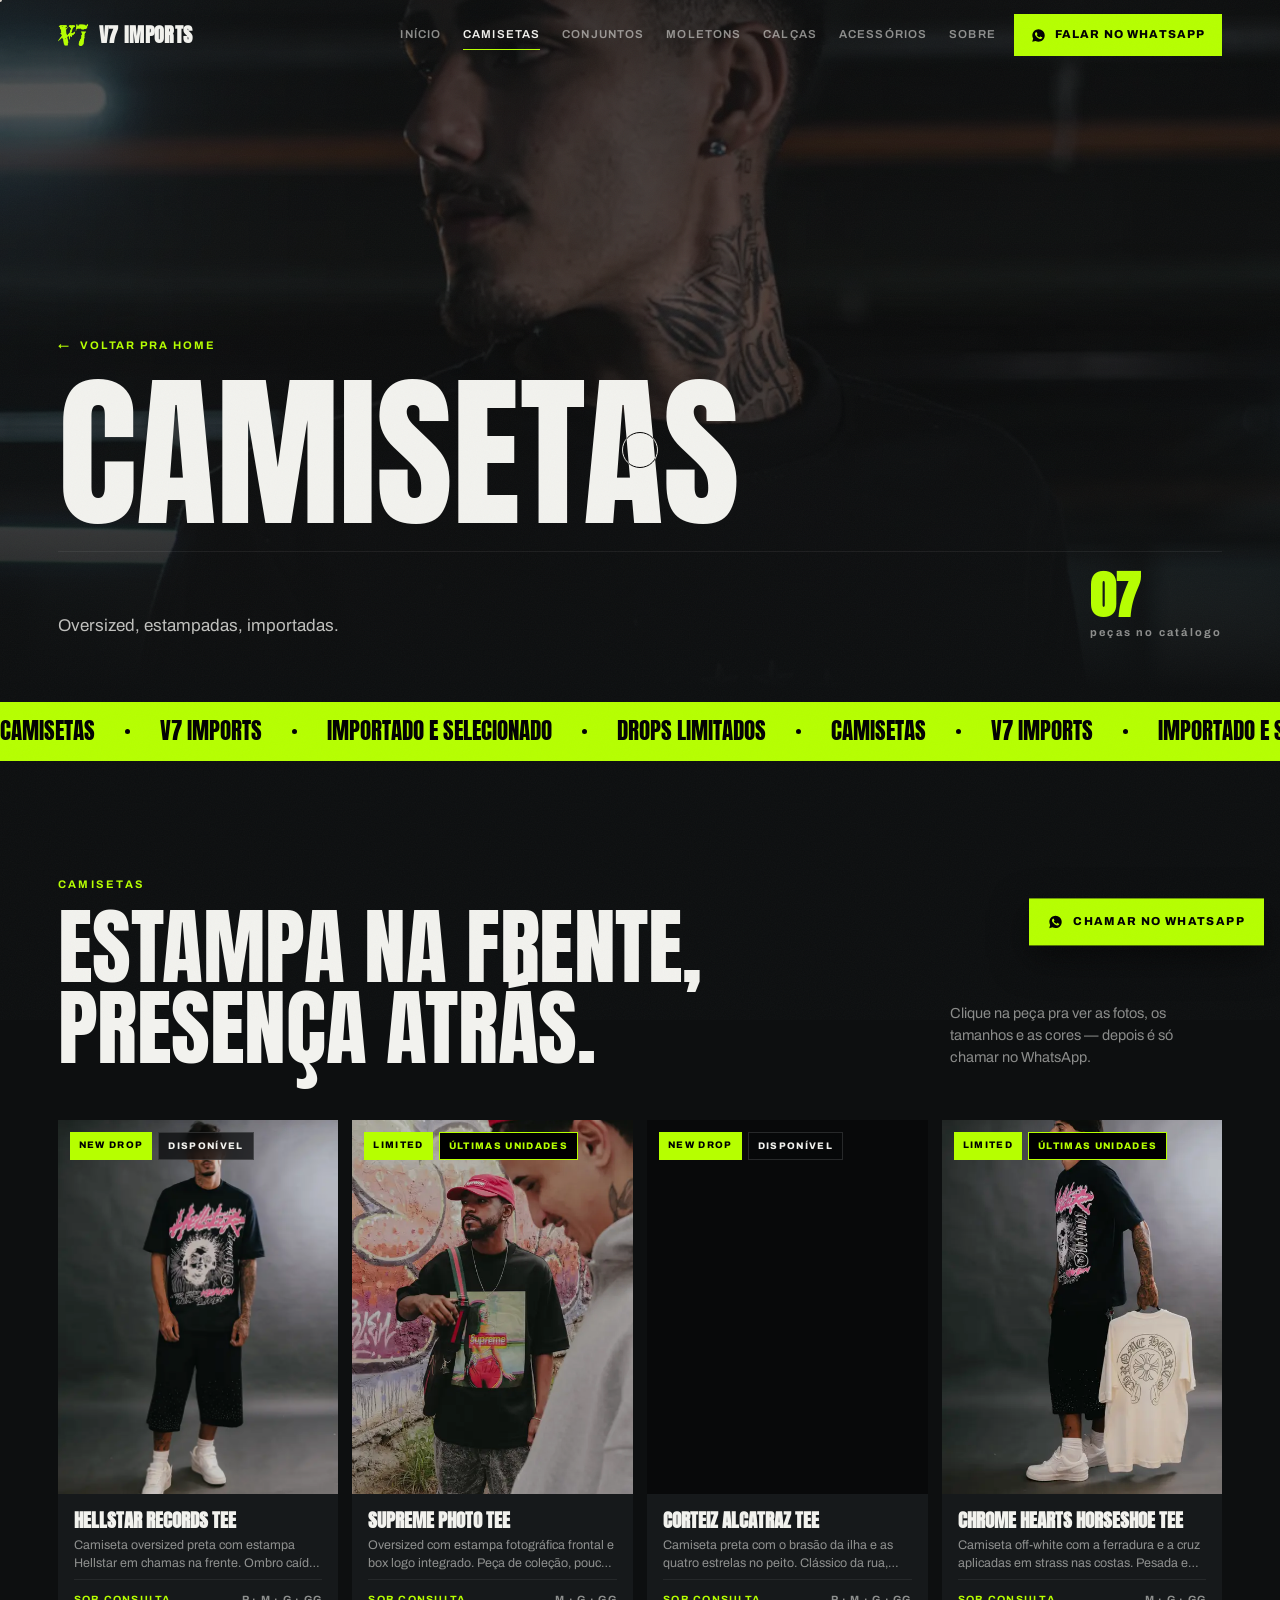
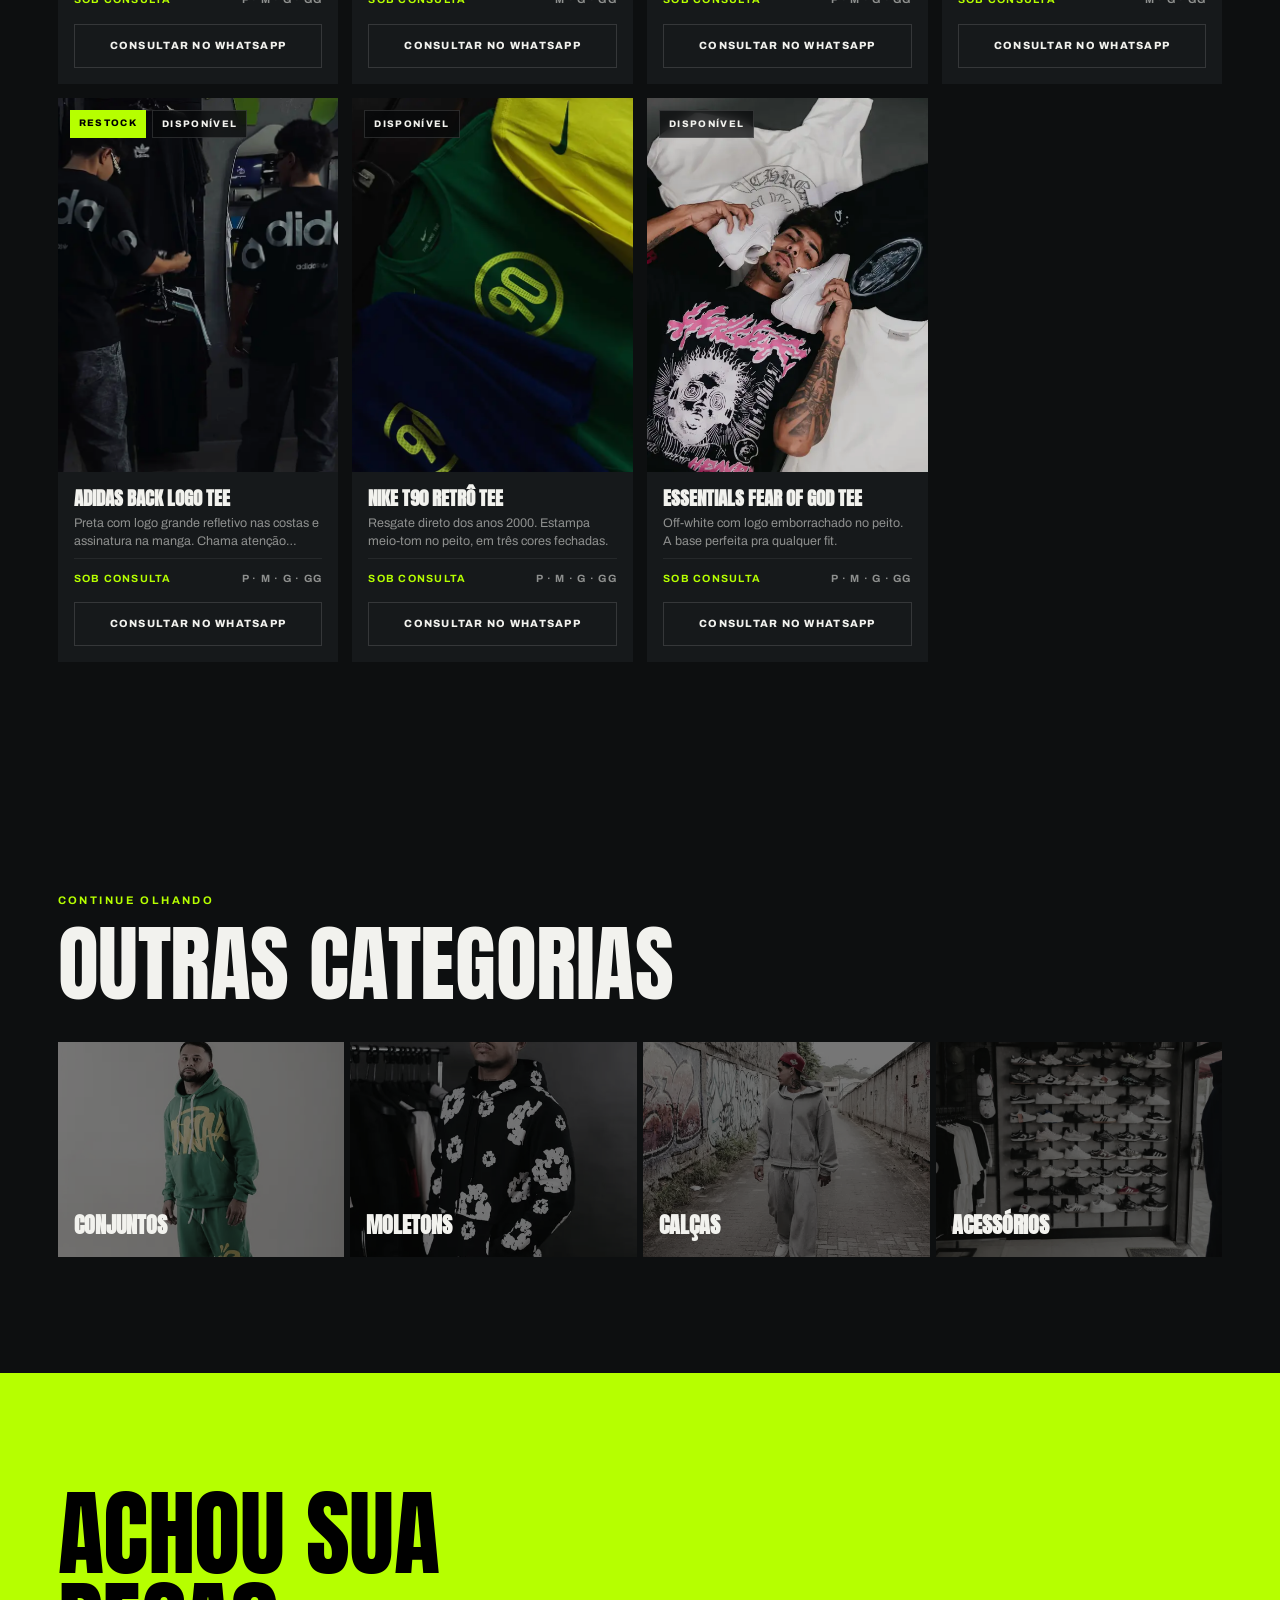
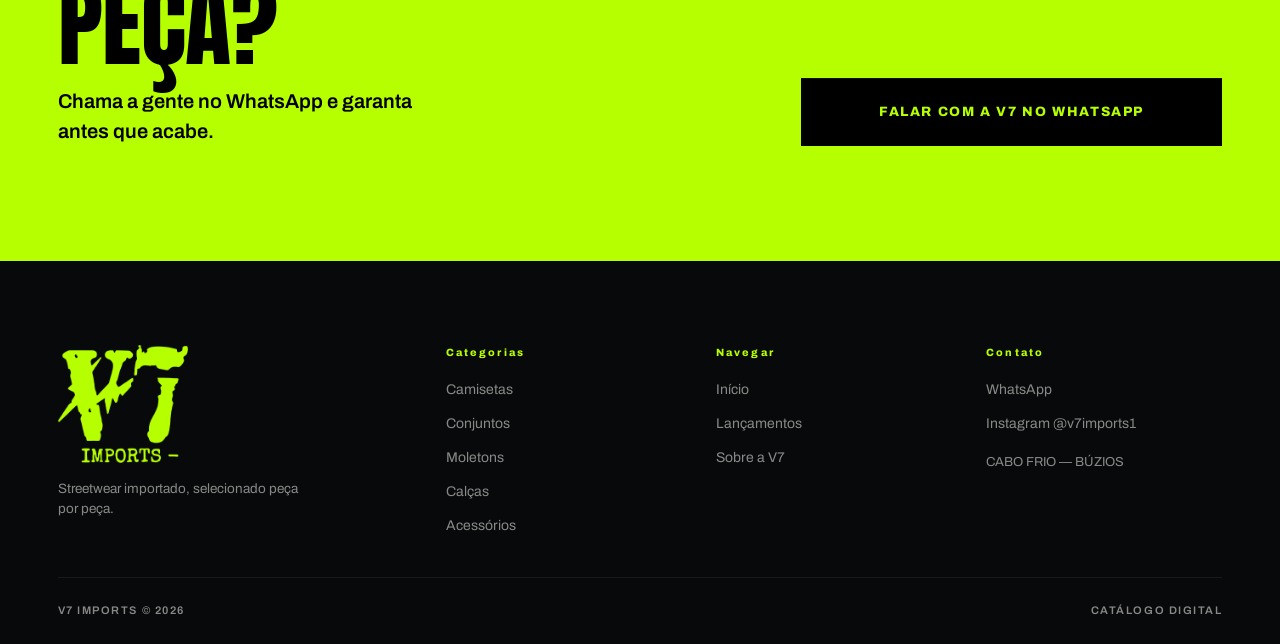
<file: camisetas.html>
<!DOCTYPE html>
<html lang="pt-BR">
<head>
<meta charset="UTF-8">
<meta name="viewport" content="width=device-width, initial-scale=1, viewport-fit=cover">
<title>CAMISETAS — V7 IMPORTS</title>
<meta name="description" content="Camisetas oversized importadas: Hellstar, Supreme, Corteiz, Chrome Hearts, Adidas e mais. Fale no WhatsApp da V7 Imports.">
<meta name="theme-color" content="#0D0F10">
<meta property="og:title" content="CAMISETAS — V7 IMPORTS">
<meta property="og:description" content="Camisetas oversized importadas: Hellstar, Supreme, Corteiz, Chrome Hearts, Adidas e mais. Fale no WhatsApp da V7 Imports.">
<meta property="og:type" content="website">
<link rel="icon" href="assets/img/logo-v7.png">
<link rel="preconnect" href="https://fonts.googleapis.com">
<link rel="preconnect" href="https://fonts.gstatic.com" crossorigin>
<link href="https://fonts.googleapis.com/css2?family=Anton&family=Archivo:wght@400;500;600;700;800;900&display=swap" rel="stylesheet">
<link rel="stylesheet" href="assets/estilo.css">
</head>
<body data-pagina="categoria" data-cat="camisetas">

<main>
  <!-- ===================== CAPA DA CATEGORIA ===================== -->
  <section class="chero">
    <div class="chero__bg" id="cheroBg"><img id="cheroImg" src="" alt="CAMISETAS — V7 Imports"></div>
    <div class="chero__in">
      <a class="chero__volta" href="index.html"><span aria-hidden="true">&larr;</span> Voltar pra home</a>
      <h1 class="dsp" id="cheroTitulo">CAMISETAS</h1>
      <div class="chero__meta">
        <p id="cheroLegenda"></p>
        <b id="cheroQtd"></b>
      </div>
    </div>
  </section>

<div class="mq mq--neon">
  <div class="mq__t" aria-hidden="true"><span>CAMISETAS</span><span class="dot"></span><span>V7 Imports</span><span class="dot"></span><span>Importado e selecionado</span><span class="dot"></span><span>Drops limitados</span><span class="dot"></span></div>
  <div class="mq__t" aria-hidden="true"><span>CAMISETAS</span><span class="dot"></span><span>V7 Imports</span><span class="dot"></span><span>Importado e selecionado</span><span class="dot"></span><span>Drops limitados</span><span class="dot"></span></div>
</div>
  <!-- ========================== PRODUTOS ========================== -->
  <section class="sec">
    <div class="sec-h">
      <div>
        <span class="lbl neon">CAMISETAS</span>
        <h2 class="dsp big rv" style="margin-top:12px">Estampa na frente,<br>presença atrás.</h2>
      </div>
      <p class="rv">Clique na peça pra ver as fotos, os tamanhos e as cores — depois é só chamar no WhatsApp.</p>
    </div>
    <div class="grid" id="gridCat"></div>
  </section>

  <!-- ===================== OUTRAS CATEGORIAS ====================== -->
  <section class="sec" style="padding-bottom:clamp(24px,3vw,40px)">
    <div class="sec-h" style="margin-bottom:0">
      <div>
        <span class="lbl neon">Continue olhando</span>
        <h2 class="dsp big rv" style="margin-top:12px">Outras categorias</h2>
      </div>
    </div>
  </section>
  <div class="outras" id="outras"></div>

  <!-- ============================ CTA ============================= -->
  <section class="cta">
    <div class="cta__in">
      <div>
        <h2 class="dsp">Achou sua<br>peça?</h2>
        <p>Chama a gente no WhatsApp e garanta antes que acabe.</p>
      </div>
      <div>
        <a class="btn blk lg" data-wa-geral href="#" target="_blank" rel="noopener" style="width:100%">
          <span>Falar com a V7 no WhatsApp</span>
        </a>
      </div>
    </div>
  </section>
</main>

<script src="assets/catalogo.js"></script>
<script src="assets/site.js"></script>
</body>
</html>
</file>
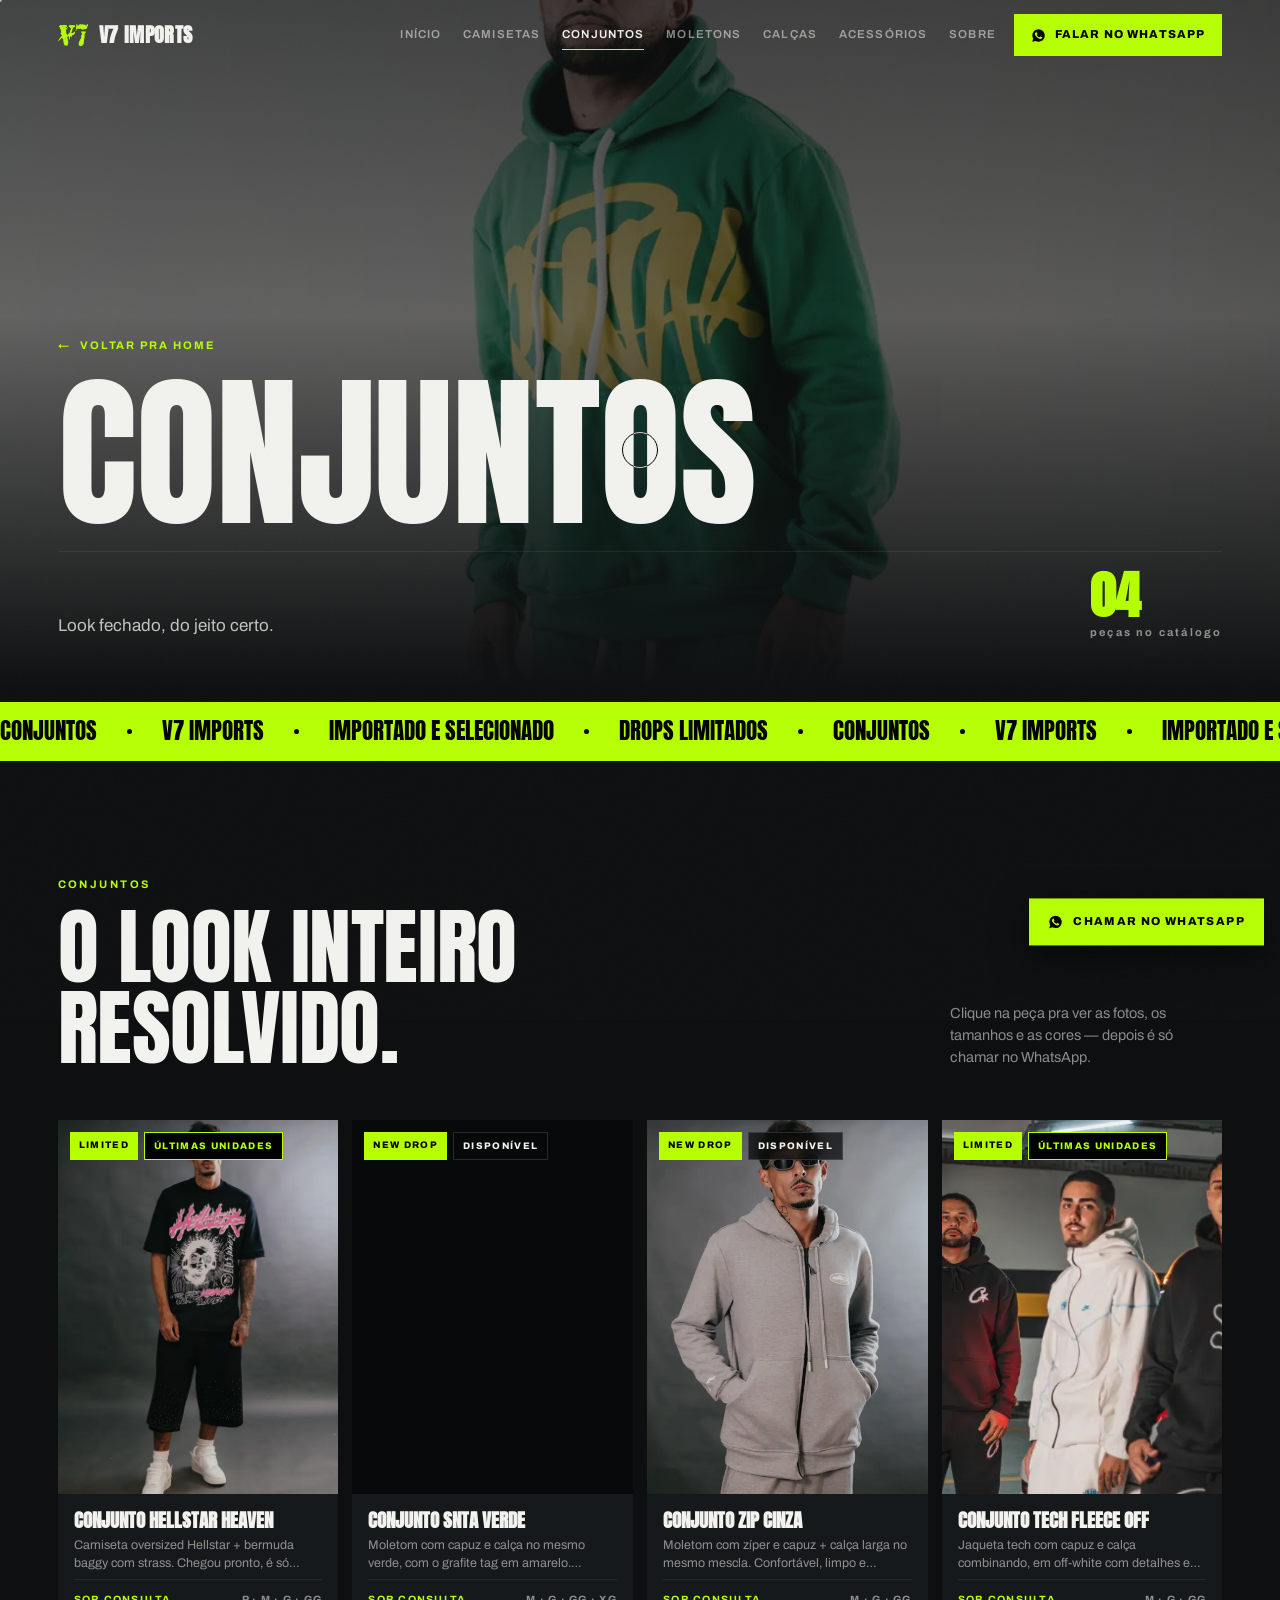
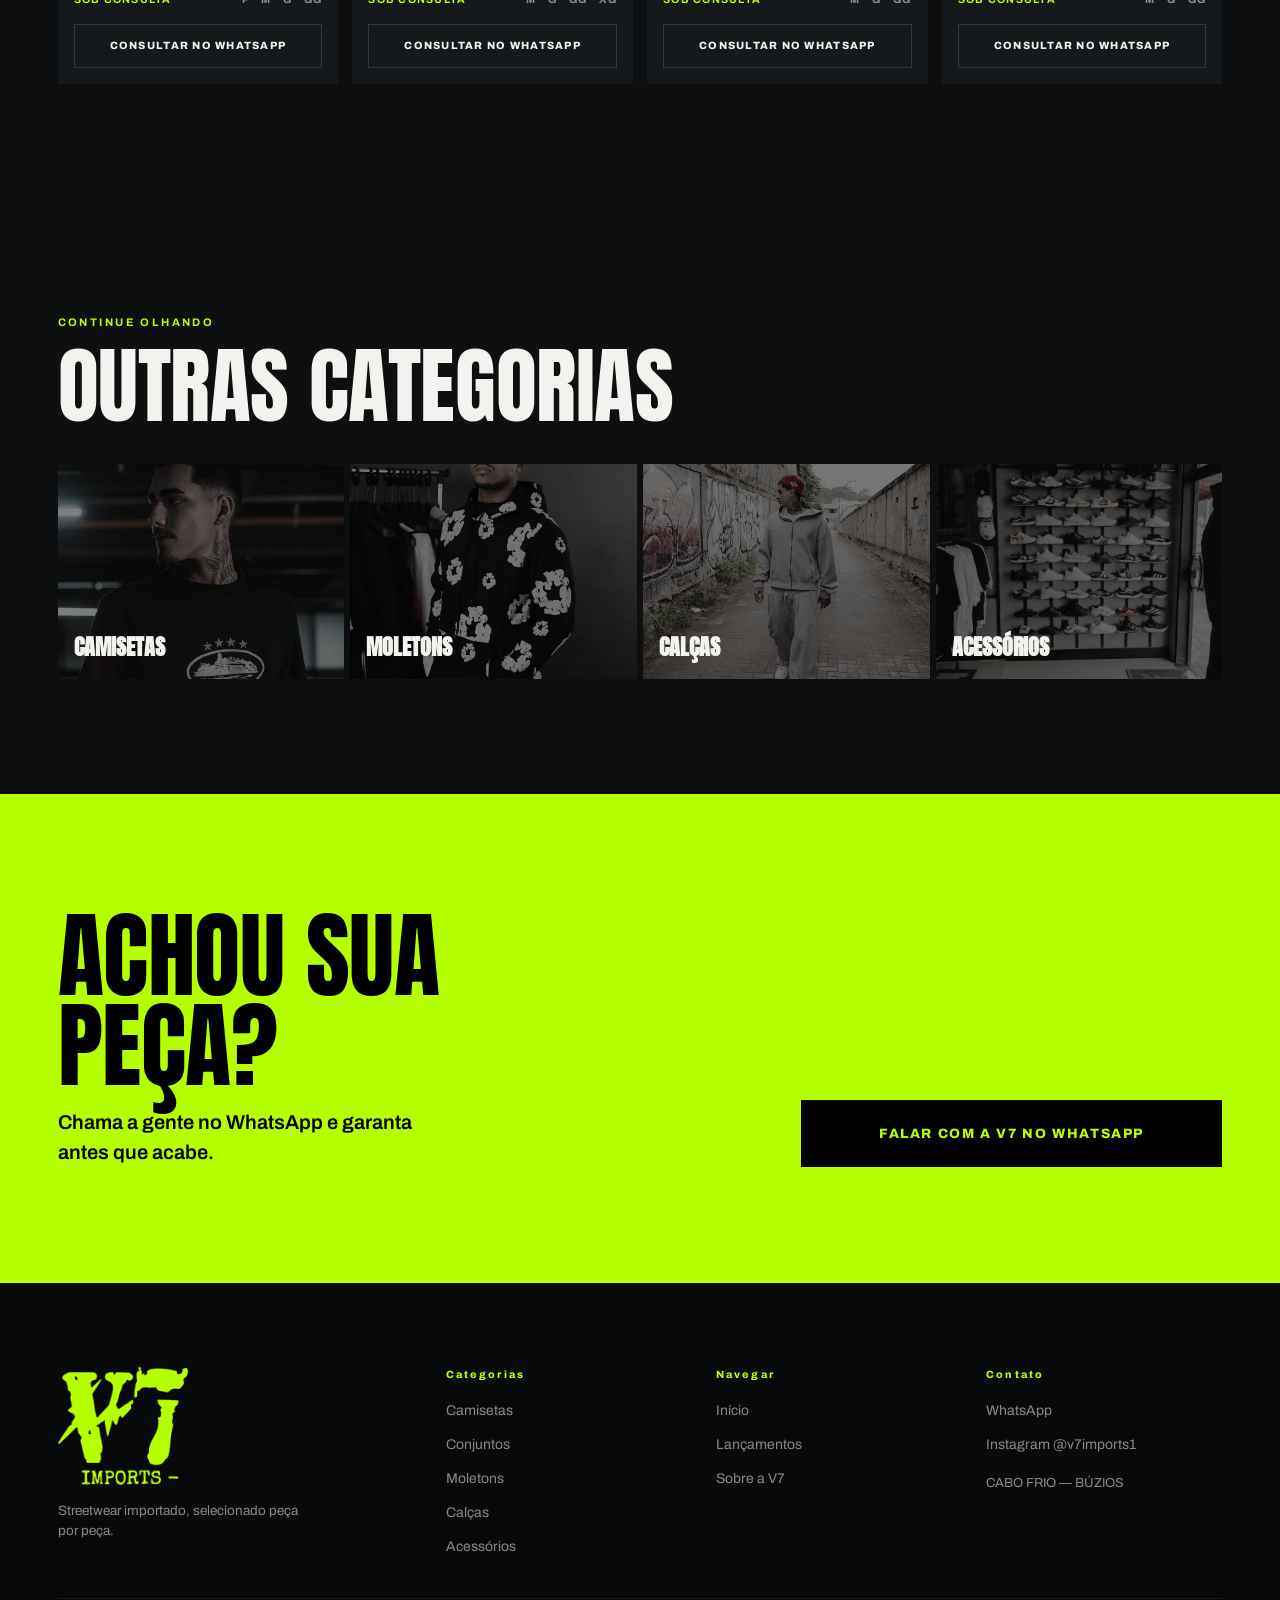
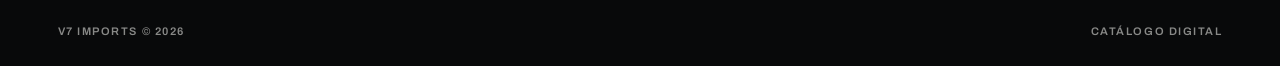
<file: conjuntos.html>
<!DOCTYPE html>
<html lang="pt-BR">
<head>
<meta charset="UTF-8">
<meta name="viewport" content="width=device-width, initial-scale=1, viewport-fit=cover">
<title>CONJUNTOS — V7 IMPORTS</title>
<meta name="description" content="Conjuntos de moletom e camiseta + bermuda importados. Look fechado pela V7 Imports, direto no WhatsApp.">
<meta name="theme-color" content="#0D0F10">
<meta property="og:title" content="CONJUNTOS — V7 IMPORTS">
<meta property="og:description" content="Conjuntos de moletom e camiseta + bermuda importados. Look fechado pela V7 Imports, direto no WhatsApp.">
<meta property="og:type" content="website">
<link rel="icon" href="assets/img/logo-v7.png">
<link rel="preconnect" href="https://fonts.googleapis.com">
<link rel="preconnect" href="https://fonts.gstatic.com" crossorigin>
<link href="https://fonts.googleapis.com/css2?family=Anton&family=Archivo:wght@400;500;600;700;800;900&display=swap" rel="stylesheet">
<link rel="stylesheet" href="assets/estilo.css">
</head>
<body data-pagina="categoria" data-cat="conjuntos">

<main>
  <!-- ===================== CAPA DA CATEGORIA ===================== -->
  <section class="chero">
    <div class="chero__bg" id="cheroBg"><img id="cheroImg" src="" alt="CONJUNTOS — V7 Imports"></div>
    <div class="chero__in">
      <a class="chero__volta" href="index.html"><span aria-hidden="true">&larr;</span> Voltar pra home</a>
      <h1 class="dsp" id="cheroTitulo">CONJUNTOS</h1>
      <div class="chero__meta">
        <p id="cheroLegenda"></p>
        <b id="cheroQtd"></b>
      </div>
    </div>
  </section>

<div class="mq mq--neon">
  <div class="mq__t" aria-hidden="true"><span>CONJUNTOS</span><span class="dot"></span><span>V7 Imports</span><span class="dot"></span><span>Importado e selecionado</span><span class="dot"></span><span>Drops limitados</span><span class="dot"></span></div>
  <div class="mq__t" aria-hidden="true"><span>CONJUNTOS</span><span class="dot"></span><span>V7 Imports</span><span class="dot"></span><span>Importado e selecionado</span><span class="dot"></span><span>Drops limitados</span><span class="dot"></span></div>
</div>
  <!-- ========================== PRODUTOS ========================== -->
  <section class="sec">
    <div class="sec-h">
      <div>
        <span class="lbl neon">CONJUNTOS</span>
        <h2 class="dsp big rv" style="margin-top:12px">O look inteiro<br>resolvido.</h2>
      </div>
      <p class="rv">Clique na peça pra ver as fotos, os tamanhos e as cores — depois é só chamar no WhatsApp.</p>
    </div>
    <div class="grid" id="gridCat"></div>
  </section>

  <!-- ===================== OUTRAS CATEGORIAS ====================== -->
  <section class="sec" style="padding-bottom:clamp(24px,3vw,40px)">
    <div class="sec-h" style="margin-bottom:0">
      <div>
        <span class="lbl neon">Continue olhando</span>
        <h2 class="dsp big rv" style="margin-top:12px">Outras categorias</h2>
      </div>
    </div>
  </section>
  <div class="outras" id="outras"></div>

  <!-- ============================ CTA ============================= -->
  <section class="cta">
    <div class="cta__in">
      <div>
        <h2 class="dsp">Achou sua<br>peça?</h2>
        <p>Chama a gente no WhatsApp e garanta antes que acabe.</p>
      </div>
      <div>
        <a class="btn blk lg" data-wa-geral href="#" target="_blank" rel="noopener" style="width:100%">
          <span>Falar com a V7 no WhatsApp</span>
        </a>
      </div>
    </div>
  </section>
</main>

<script src="assets/catalogo.js"></script>
<script src="assets/site.js"></script>
</body>
</html>
</file>
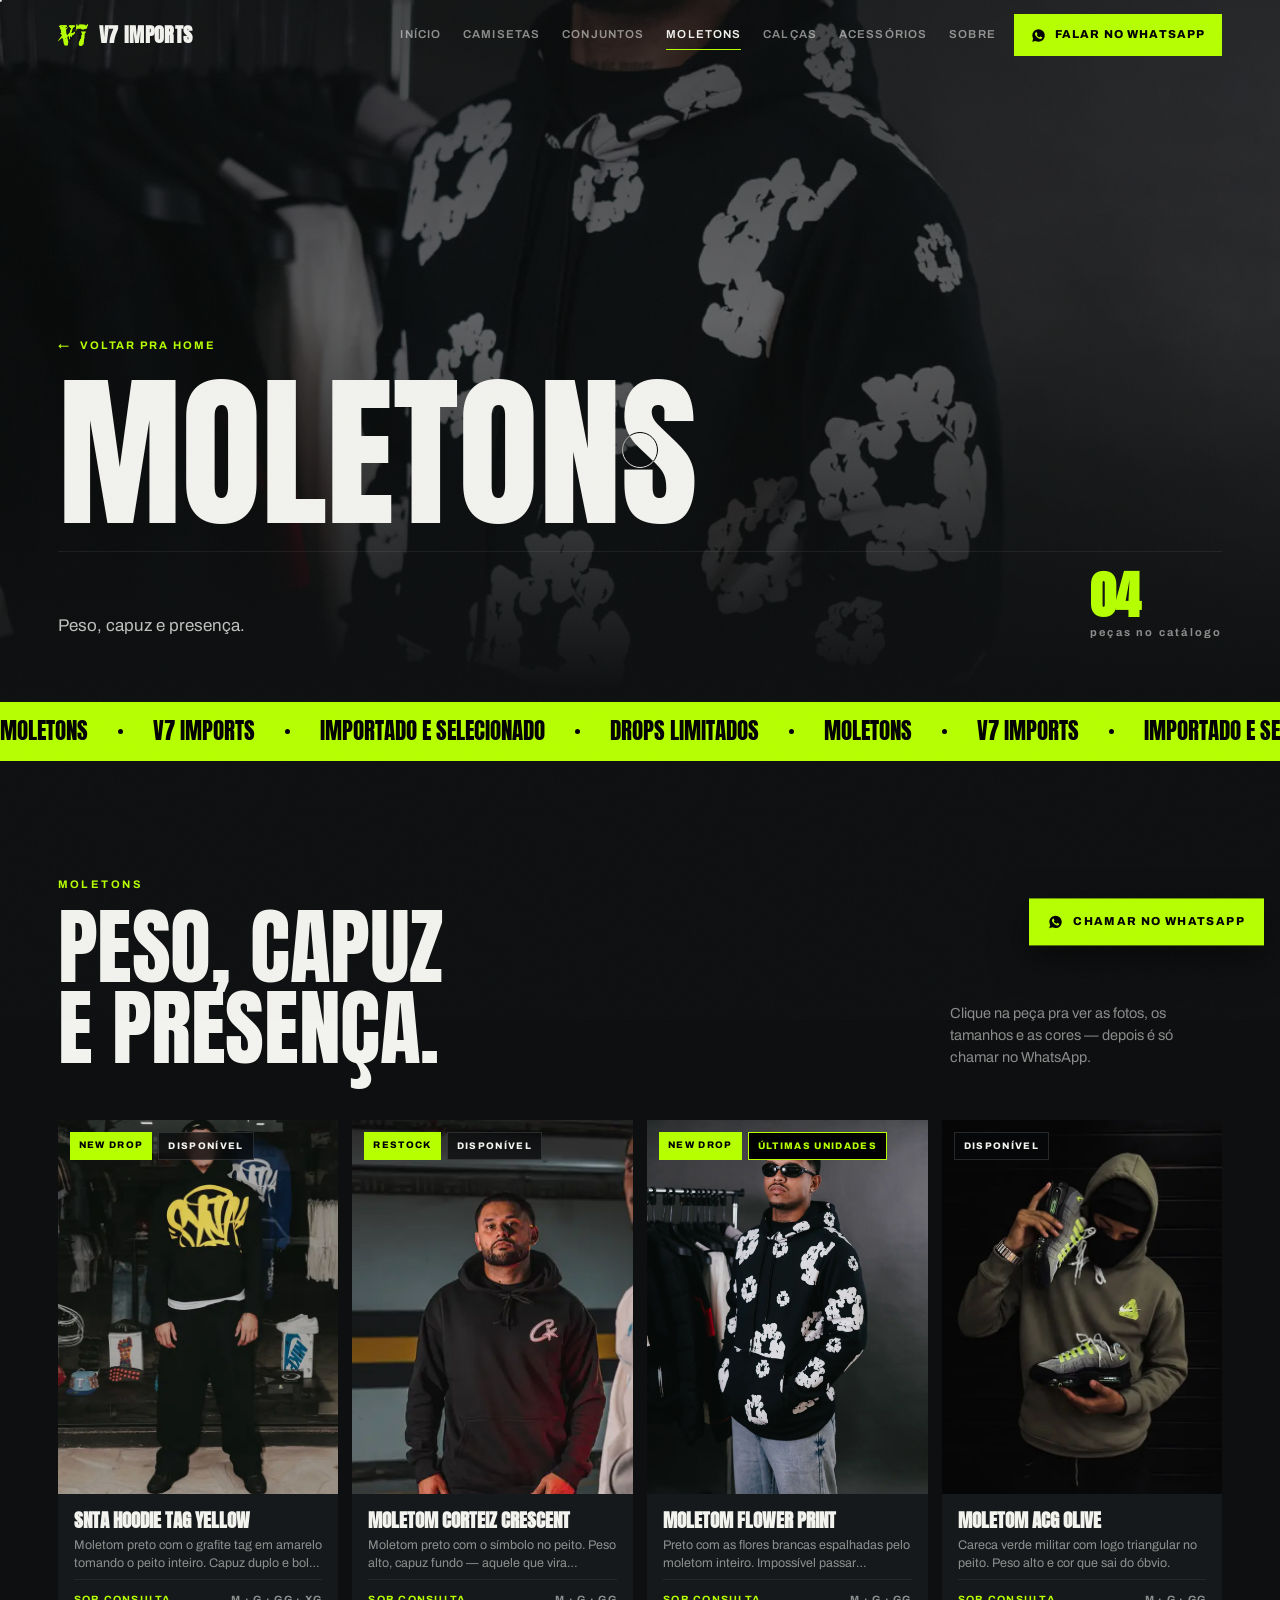
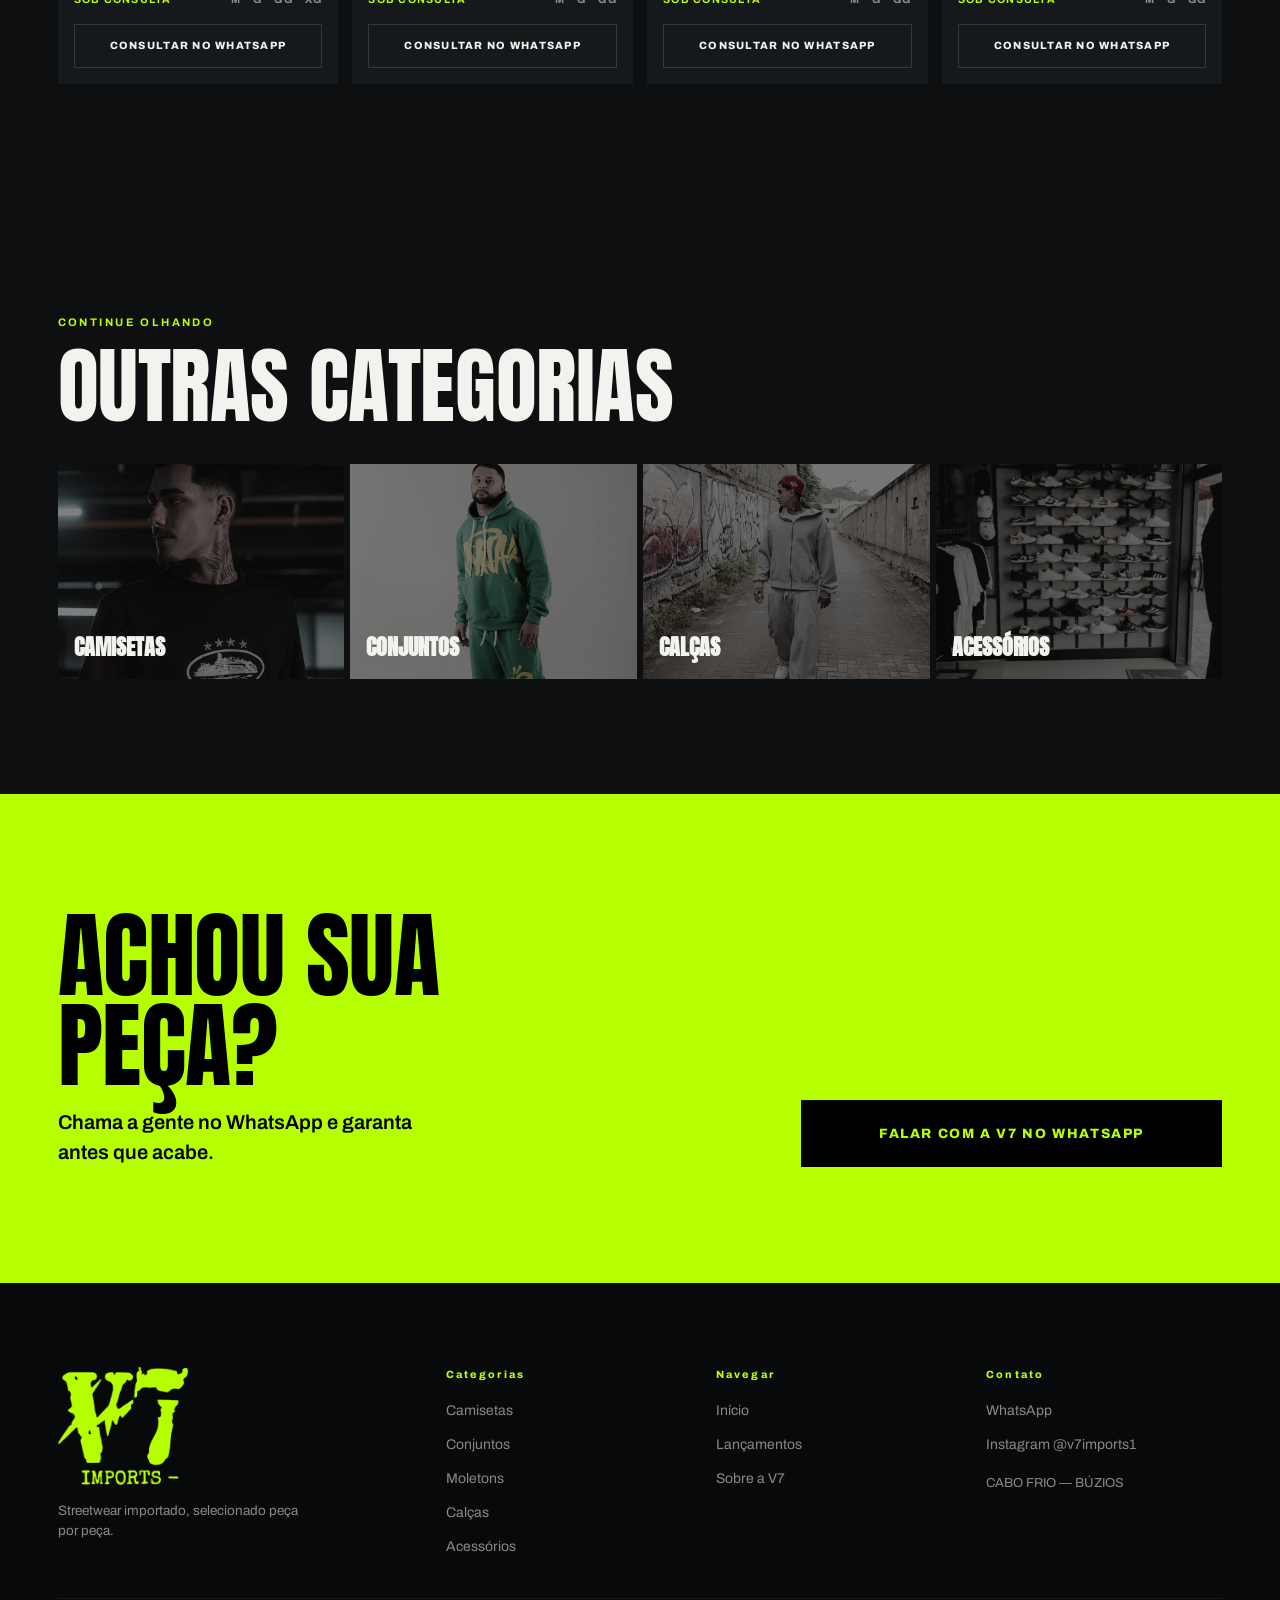
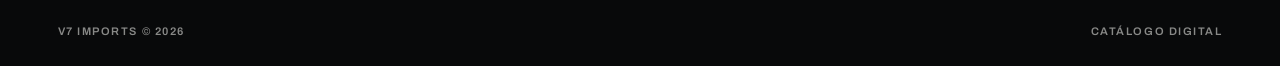
<file: moletons.html>
<!DOCTYPE html>
<html lang="pt-BR">
<head>
<meta charset="UTF-8">
<meta name="viewport" content="width=device-width, initial-scale=1, viewport-fit=cover">
<title>MOLETONS — V7 IMPORTS</title>
<meta name="description" content="Moletons importados com capuz e estampa: SNTA, Corteiz, flower print e mais. V7 Imports.">
<meta name="theme-color" content="#0D0F10">
<meta property="og:title" content="MOLETONS — V7 IMPORTS">
<meta property="og:description" content="Moletons importados com capuz e estampa: SNTA, Corteiz, flower print e mais. V7 Imports.">
<meta property="og:type" content="website">
<link rel="icon" href="assets/img/logo-v7.png">
<link rel="preconnect" href="https://fonts.googleapis.com">
<link rel="preconnect" href="https://fonts.gstatic.com" crossorigin>
<link href="https://fonts.googleapis.com/css2?family=Anton&family=Archivo:wght@400;500;600;700;800;900&display=swap" rel="stylesheet">
<link rel="stylesheet" href="assets/estilo.css">
</head>
<body data-pagina="categoria" data-cat="moletons">

<main>
  <!-- ===================== CAPA DA CATEGORIA ===================== -->
  <section class="chero">
    <div class="chero__bg" id="cheroBg"><img id="cheroImg" src="" alt="MOLETONS — V7 Imports"></div>
    <div class="chero__in">
      <a class="chero__volta" href="index.html"><span aria-hidden="true">&larr;</span> Voltar pra home</a>
      <h1 class="dsp" id="cheroTitulo">MOLETONS</h1>
      <div class="chero__meta">
        <p id="cheroLegenda"></p>
        <b id="cheroQtd"></b>
      </div>
    </div>
  </section>

<div class="mq mq--neon">
  <div class="mq__t" aria-hidden="true"><span>MOLETONS</span><span class="dot"></span><span>V7 Imports</span><span class="dot"></span><span>Importado e selecionado</span><span class="dot"></span><span>Drops limitados</span><span class="dot"></span></div>
  <div class="mq__t" aria-hidden="true"><span>MOLETONS</span><span class="dot"></span><span>V7 Imports</span><span class="dot"></span><span>Importado e selecionado</span><span class="dot"></span><span>Drops limitados</span><span class="dot"></span></div>
</div>
  <!-- ========================== PRODUTOS ========================== -->
  <section class="sec">
    <div class="sec-h">
      <div>
        <span class="lbl neon">MOLETONS</span>
        <h2 class="dsp big rv" style="margin-top:12px">Peso, capuz<br>e presença.</h2>
      </div>
      <p class="rv">Clique na peça pra ver as fotos, os tamanhos e as cores — depois é só chamar no WhatsApp.</p>
    </div>
    <div class="grid" id="gridCat"></div>
  </section>

  <!-- ===================== OUTRAS CATEGORIAS ====================== -->
  <section class="sec" style="padding-bottom:clamp(24px,3vw,40px)">
    <div class="sec-h" style="margin-bottom:0">
      <div>
        <span class="lbl neon">Continue olhando</span>
        <h2 class="dsp big rv" style="margin-top:12px">Outras categorias</h2>
      </div>
    </div>
  </section>
  <div class="outras" id="outras"></div>

  <!-- ============================ CTA ============================= -->
  <section class="cta">
    <div class="cta__in">
      <div>
        <h2 class="dsp">Achou sua<br>peça?</h2>
        <p>Chama a gente no WhatsApp e garanta antes que acabe.</p>
      </div>
      <div>
        <a class="btn blk lg" data-wa-geral href="#" target="_blank" rel="noopener" style="width:100%">
          <span>Falar com a V7 no WhatsApp</span>
        </a>
      </div>
    </div>
  </section>
</main>

<script src="assets/catalogo.js"></script>
<script src="assets/site.js"></script>
</body>
</html>
</file>
<file: assets/estilo.css>
/* ==========================================================================
   V7 IMPORTS — estilo do site inteiro
   (usado pelo index.html e por todas as páginas de categoria)
   ========================================================================== */
:root{
  color-scheme:dark;
  --noir:#0D0F10;
  --ink:#08090A;
  --graf:#16191B;
  --neon:#B6FF00;
  --off:#F2F2EE;
  --mute:rgba(242,242,238,.55);
  --line:rgba(242,242,238,.14);
  --line-soft:rgba(242,242,238,.07);
  --f-display:'Anton','Haettenschweiler','Arial Narrow',Impact,system-ui,sans-serif;
  --f-body:'Archivo','Inter',system-ui,-apple-system,'Segoe UI',sans-serif;
  --pad:clamp(18px,4.5vw,72px);
  --maxw:1560px;
  --head-h:70px;
  --ease:cubic-bezier(.16,1,.3,1);
}
/* em monitores largos o padding vira margem: o conteudo para de esticar
   e as fotos deixam de ser ampliadas alem da resolucao do arquivo */
@media (min-width:1680px){:root{--pad:calc((100vw - var(--maxw)) / 2)}}
*,*::before,*::after{box-sizing:border-box;margin:0;padding:0}
html{scroll-behavior:smooth;-webkit-text-size-adjust:100%}
body{background:var(--noir);color:var(--off);font-family:var(--f-body);font-size:16px;line-height:1.5;overflow-x:hidden;-webkit-font-smoothing:antialiased}
/* trava de rolagem do menu/modal: sem mexer na posicao, so no overflow */
html.v7-lock,body.v7-lock{overflow:hidden;overscroll-behavior:none}
img,video{display:block;max-width:100%}
a{color:inherit;text-decoration:none}
button,input{font:inherit;color:inherit;background:none;border:0;outline:0}
button{cursor:pointer}
::selection{background:var(--neon);color:#000}
:focus-visible{outline:2px solid var(--neon);outline-offset:3px}

/* --------------------------------------------------------- tipografia ---- */
.dsp{font-family:var(--f-display);text-transform:uppercase;line-height:.96;letter-spacing:-.005em;font-weight:400}
.mega{font-size:clamp(2.9rem,11.5vw,12rem)}
.big{font-size:clamp(2.3rem,6.6vw,6rem)}
.mid{font-size:clamp(1.8rem,3.6vw,3.2rem)}
.stroke{-webkit-text-stroke:1.4px var(--neon);color:transparent}
.lbl{font-size:11px;font-weight:700;letter-spacing:.22em;text-transform:uppercase}
.neon{color:var(--neon)}
.dim{color:var(--mute)}

/* linha com máscara: o padding dá folga pro til e pro acento não serem cortados */
.ln{display:block;overflow:hidden;padding-top:.18em;margin-top:-.18em}
/* títulos gigantes precisam de entrelinha 1: senão o til de "versão" encosta na linha de cima */
.hero h1,.drop__title h2{line-height:1.05}
.ln > span{display:block}

.grain{position:fixed;inset:-120px;z-index:9000;pointer-events:none;opacity:.032;
  background-image:url("data:image/svg+xml,%3Csvg xmlns='http://www.w3.org/2000/svg' width='220' height='220'%3E%3Cfilter id='n'%3E%3CfeTurbulence type='fractalNoise' baseFrequency='.85' numOctaves='3'/%3E%3C/filter%3E%3Crect width='100%25' height='100%25' filter='url(%23n)'/%3E%3C/svg%3E");
  animation:grain 800ms steps(4) infinite}
@keyframes grain{0%{transform:translate(0,0)}25%{transform:translate(-12px,7px)}50%{transform:translate(9px,-11px)}75%{transform:translate(-5px,-5px)}100%{transform:translate(0,0)}}
.prog{position:fixed;top:0;left:0;height:2px;width:100%;z-index:8000;transform-origin:0 50%;transform:scaleX(0);background:var(--neon)}

.cur,.cur-d{position:fixed;top:0;left:0;z-index:9500;pointer-events:none;border-radius:50%;mix-blend-mode:difference;will-change:transform}
.cur{width:36px;height:36px;border:1px solid var(--off);margin:-18px 0 0 -18px;transition:width .3s var(--ease),height .3s var(--ease),margin .3s var(--ease)}
.cur-d{width:4px;height:4px;background:var(--off);margin:-2px 0 0 -2px}
body.cur-on .cur{width:76px;height:76px;margin:-38px 0 0 -38px;background:rgba(242,242,238,.1)}
@media (hover:none),(pointer:coarse){.cur,.cur-d{display:none}}

/* ------------------------------------------------------------ preloader -- */
.pre{position:fixed;inset:0;z-index:9800;background:var(--ink);display:grid;place-items:center;transition:clip-path var(--pre-t,.62s) var(--ease)}
/* ja viu a abertura nesta visita: a cortina sai bem mais rapido */
.pre.rapido{--pre-t:.34s}
.pre.out{clip-path:inset(0 0 100% 0);pointer-events:none}
.pre img{width:clamp(140px,24vw,240px);filter:drop-shadow(0 0 40px rgba(182,255,0,.35))}
.pre__bar{width:min(280px,58vw);height:2px;background:rgba(242,242,238,.14);margin:28px auto 0;overflow:hidden}
.pre__bar i{display:block;height:100%;background:var(--neon);transform-origin:0 50%;transform:scaleX(0)}

/* --------------------------------------------------------------- header -- */
.head{position:fixed;top:0;left:0;right:0;z-index:7000;height:var(--head-h);display:flex;align-items:center;gap:18px;padding:0 var(--pad);transition:transform .45s var(--ease),background .3s,backdrop-filter .3s}
.head.solid{background:rgba(13,15,16,.8);backdrop-filter:blur(16px) saturate(1.2)}
.head.hide{transform:translateY(-102%)}
.brand{display:flex;align-items:center;gap:11px;flex:0 0 auto}
.brand img{width:30px}
.brand b{font-family:var(--f-display);font-size:20px;letter-spacing:.02em;line-height:1}
.nav{display:flex;gap:clamp(14px,1.7vw,26px);margin-left:auto;align-items:center}
.nav a{font-size:11.5px;font-weight:600;letter-spacing:.1em;text-transform:uppercase;color:var(--mute);position:relative;padding:6px 0;transition:color .25s;white-space:nowrap}
.nav a::after{content:"";position:absolute;left:0;bottom:0;height:1px;width:0;background:var(--neon);transition:width .35s var(--ease)}
.nav a:hover,.nav a.ativo{color:var(--off)}
.nav a.ativo::after,.nav a:hover::after{width:100%}
.btn-wa{display:inline-flex;align-items:center;gap:9px;background:var(--neon);color:#000;font-size:11.5px;font-weight:800;letter-spacing:.1em;text-transform:uppercase;padding:12px 17px;transition:transform .25s var(--ease),box-shadow .25s;flex:0 0 auto}
.btn-wa:hover{transform:translate(-2px,-2px);box-shadow:4px 4px 0 rgba(182,255,0,.3)}
.burger{display:none;width:44px;height:44px;margin-left:auto;position:relative;flex:0 0 auto}
.burger i{position:absolute;left:10px;right:10px;height:2px;background:var(--off);transition:transform .35s var(--ease),opacity .2s}
.burger i:nth-child(1){top:16px}.burger i:nth-child(2){top:22px}.burger i:nth-child(3){top:28px}
body.v7-aberto .burger i:nth-child(1){transform:translateY(6px) rotate(45deg)}
body.v7-aberto .burger i:nth-child(2){opacity:0}
body.v7-aberto .burger i:nth-child(3){transform:translateY(-6px) rotate(-45deg)}

.v7-painel{position:fixed;inset:0;z-index:6900;background:var(--ink);padding:calc(var(--head-h) + 20px) var(--pad) 28px;display:flex;flex-direction:column;overflow-y:auto;-webkit-overflow-scrolling:touch;
  transform:translateY(-100%);pointer-events:none;visibility:hidden;
  transition:transform .45s var(--ease),visibility 0s .45s}
body.v7-aberto .v7-painel{transform:translateY(0);pointer-events:auto;visibility:visible;
  transition:transform .45s var(--ease),visibility 0s}
/* os links NAO comecam invisiveis de proposito: o fundo do painel e preto,
   entao qualquer animacao que trave neles deixaria a tela preta e vazia */
.v7-painel a.v7-ml{font-family:var(--f-display);text-transform:uppercase;font-size:clamp(1.9rem,8vw,3.2rem);line-height:1.04;border-bottom:1px solid var(--line-soft);padding:11px 0;transition:color .2s}
.v7-painel a.v7-ml:hover,.v7-painel a.v7-ml.ativo{color:var(--neon)}
.v7-painel__pe{margin-top:auto;display:flex;justify-content:space-between;align-items:flex-end;gap:18px;flex-wrap:wrap;padding-top:24px}

/* --------------------------------------------------------------- botões -- */
.btn{--bg:var(--neon);--fg:#000;position:relative;display:inline-flex;align-items:center;justify-content:center;gap:12px;background:var(--bg);color:var(--fg);padding:17px 28px;overflow:hidden;font-size:12.5px;font-weight:800;letter-spacing:.12em;text-transform:uppercase;transition:transform .3s var(--ease),box-shadow .3s,color .3s}
.btn span{position:relative;z-index:2}
.btn::before{content:"";position:absolute;inset:0;background:var(--off);transform:translateY(101%);transition:transform .45s var(--ease)}
.btn:hover::before{transform:none}
.btn:hover{transform:translate(-3px,-3px);box-shadow:6px 6px 0 rgba(182,255,0,.25)}
.btn.ghost{--bg:transparent;--fg:var(--off);border:1px solid var(--line)}
.btn.ghost::before{background:var(--neon)}
.btn.ghost:hover{color:#000;box-shadow:6px 6px 0 rgba(242,242,238,.16)}
.btn.blk{--bg:#000;--fg:var(--neon)}
.btn.blk::before{background:var(--noir)}
.btn.lg{padding:23px 36px;font-size:13.5px}

/* ------------------------------------------------------------- marquees -- */
.mq{overflow:hidden;white-space:nowrap;display:flex;user-select:none}
.mq__t{display:flex;align-items:center;gap:30px;padding-right:30px;animation:mqm 32s linear infinite;flex:0 0 auto}
@keyframes mqm{to{transform:translateX(-100%)}}
.mq--neon{background:var(--neon);color:#000;padding:12px 0}
.mq--neon .mq__t{font-family:var(--f-display);font-size:clamp(16px,2vw,23px);text-transform:uppercase}
.dot{width:5px;height:5px;background:currentColor;border-radius:50%;flex:0 0 auto}
.dot.n{background:var(--neon)}

/* ----------------------------------------------------------------- hero -- */
.hero{position:relative;height:100svh;min-height:560px;overflow:hidden;background:var(--ink)}
.hero__media{position:absolute;inset:0;will-change:transform}
.hero__media video,.hero__media img{width:100%;height:100%;object-fit:cover;object-position:50% 42%}
.hero__media::after{content:"";position:absolute;inset:0;background:
  linear-gradient(to top,var(--noir) 1%,rgba(13,15,16,.42) 46%,rgba(13,15,16,.5) 100%),
  radial-gradient(110% 80% at 78% 22%,transparent 0%,rgba(8,9,10,.55) 72%)}
.hero__in{position:relative;z-index:3;height:100%;padding:var(--head-h) var(--pad) clamp(72px,10vh,112px);display:flex;flex-direction:column;justify-content:flex-end}
.hero h1{margin-bottom:20px}
.hero h1 .ln > span{transform:translateY(106%);animation:sobe 1.15s var(--ease) forwards}
.hero h1 .ln:nth-child(2) > span{animation-delay:.09s}
@keyframes sobe{to{transform:none}}
.hero__sub{max-width:36ch;font-size:clamp(15px,1.5vw,19px);color:rgba(242,242,238,.8);margin-bottom:30px;opacity:0;animation:aparece 1s .5s forwards}
@keyframes aparece{to{opacity:1}}
.hero__cta{display:flex;gap:12px;flex-wrap:wrap;opacity:0;animation:aparece 1s .68s forwards}

/* ---------------------------------------------------------- seções base -- */
.sec{padding:clamp(60px,9vw,132px) var(--pad);position:relative}
.sec-h{display:flex;align-items:flex-end;justify-content:space-between;gap:26px;flex-wrap:wrap;margin-bottom:clamp(28px,4vw,54px)}
.sec-h .lbl{color:var(--neon);display:block;margin-bottom:14px}
.sec-h p{max-width:34ch;color:var(--mute);font-size:14.5px}

.rv{opacity:0;transform:translateY(38px);transition:opacity .9s var(--ease),transform .9s var(--ease)}
.rv.in{opacity:1;transform:none}
.rv-clip{clip-path:inset(0 0 100% 0);transition:clip-path 1.2s var(--ease)}
.rv-clip.in{clip-path:inset(0 0 0 0)}
.rv-w{opacity:0;transform:translateY(20px);transition:opacity .7s var(--ease),transform .7s var(--ease)}
.rv-w.in{opacity:1;transform:none}

/* ----------------------------------------------------------- categorias -- */
.cats{position:relative;background:var(--ink)}
.cats__sticky{position:sticky;top:0;height:100svh;overflow:hidden;display:flex;flex-direction:column}
.cats__top{padding:calc(var(--head-h) + 22px) var(--pad) 18px;display:flex;justify-content:space-between;align-items:flex-end;gap:22px}
.cats__track{display:flex;gap:10px;padding:0 var(--pad) 32px;flex:1;will-change:transform}
.cat{position:relative;flex:0 0 clamp(240px,26vw,400px);height:100%;overflow:hidden;background:var(--graf);display:block}
.cat img{position:absolute;inset:0;width:100%;height:100%;object-fit:cover;filter:grayscale(.45) brightness(.74);transition:transform 1.1s var(--ease),filter .6s}
.cat:hover img{transform:scale(1.06);filter:grayscale(0) brightness(.94)}
.cat::after{content:"";position:absolute;inset:0;background:linear-gradient(to top,rgba(8,9,10,.94) 5%,transparent 58%)}
.cat__b{position:absolute;left:18px;right:18px;bottom:18px;z-index:2}
.cat__b h3{font-family:var(--f-display);text-transform:uppercase;font-size:clamp(1.5rem,2.8vw,2.5rem);line-height:.94}
.cat__b p{font-size:13px;color:var(--mute);margin-top:7px}
.cat__go{margin-top:15px;display:inline-flex;align-items:center;gap:8px;font-size:11px;font-weight:800;letter-spacing:.16em;color:var(--neon);border-bottom:1px solid rgba(182,255,0,.4);padding-bottom:5px}
.cats__rail{margin:0 var(--pad) 22px;height:1px;background:var(--line-soft);position:relative}
.cats__rail i{position:absolute;top:-1px;left:0;height:3px;width:22%;background:var(--neon)}
@media (max-width:900px){
  .cats{height:auto!important}
  .cats__sticky{position:static;height:auto}
  .cats__track{flex:none;transform:none!important;overflow-x:auto;overflow-y:hidden;scroll-snap-type:x mandatory;height:70vh;scrollbar-width:none;-webkit-overflow-scrolling:touch}
  .cats__track::-webkit-scrollbar{display:none}
  .cat{flex:0 0 78vw;scroll-snap-align:center}
  .cats__rail{display:none}
}

/* ------------------------------------------------------------- catálogo -- */
.grid{display:grid;grid-template-columns:repeat(4,1fr);gap:clamp(8px,1.1vw,14px)}
.card{grid-column:span 1;position:relative;background:var(--graf);overflow:hidden;text-align:left;display:flex;flex-direction:column}
.card__ph{position:relative;overflow:hidden;aspect-ratio:3/4;background:var(--ink);width:100%}
.card__ph img{width:100%;height:100%;object-fit:cover;transition:transform 1.2s var(--ease),filter .5s;filter:brightness(.95)}
.card:hover .card__ph img{transform:scale(1.05);filter:brightness(1)}
.card__tag{position:absolute;top:12px;left:12px;z-index:3;display:flex;gap:6px;flex-wrap:wrap}
.tg{font-size:9.5px;font-weight:800;letter-spacing:.14em;padding:6px 9px;background:var(--neon);color:#000}
.tg.gh{background:rgba(8,9,10,.72);color:var(--off);border:1px solid var(--line);backdrop-filter:blur(6px)}
.tg.ult{background:#000;color:var(--neon);border:1px solid var(--neon)}
.card__hov{position:absolute;left:0;right:0;bottom:0;z-index:3;background:var(--neon);color:#000;font-size:10.5px;font-weight:800;letter-spacing:.14em;padding:12px;text-align:center;transform:translateY(101%);transition:transform .4s var(--ease)}
.card:hover .card__hov{transform:none}
.card__b{padding:16px;display:flex;flex-direction:column;gap:7px;flex:1}
.card__b h3{font-family:var(--f-display);font-size:clamp(16px,1.5vw,22px);text-transform:uppercase;line-height:1}
.card__b .desc{font-size:12.5px;color:var(--mute);line-height:1.45;display:-webkit-box;-webkit-line-clamp:2;-webkit-box-orient:vertical;overflow:hidden}
.card__meta{display:flex;justify-content:space-between;align-items:center;gap:10px;margin-top:auto;padding-top:12px;border-top:1px solid var(--line-soft);font-size:10.5px;font-weight:700;letter-spacing:.12em;text-transform:uppercase;color:var(--mute)}
.card__wa{margin:0 16px 16px;display:flex;align-items:center;justify-content:center;gap:8px;border:1px solid var(--line);padding:13px;font-size:10.5px;font-weight:800;letter-spacing:.12em;text-transform:uppercase;transition:.3s var(--ease)}
.card__wa:hover{background:var(--neon);color:#000;border-color:var(--neon)}
.empty{grid-column:1/-1;padding:70px 0;text-align:center}
@media (max-width:1100px){.grid{grid-template-columns:repeat(3,1fr)}}
@media (max-width:640px){
  .grid{grid-template-columns:repeat(2,1fr);gap:8px}
  .card__b{padding:11px;gap:5px}
  .card__b .desc{display:none}
  .card__wa{margin:0 11px 11px;padding:12px}
}


/* ------------------------------------------- vitrine (home / demonstra) --
   Nao e o catalogo completo: e uma amostra das pecas, com as fotos
   surgindo uma atras da outra. O catalogo de verdade esta nas paginas
   de cada categoria.                                                      */
.vit__nav{display:flex;gap:6px;flex-wrap:wrap;margin-bottom:clamp(18px,2.4vw,30px);padding-bottom:18px;border-bottom:1px solid var(--line-soft)}
.vit__nav a{font-size:11.5px;font-weight:700;letter-spacing:.1em;text-transform:uppercase;padding:11px 16px;border:1px solid var(--line);color:var(--mute);transition:.25s var(--ease);white-space:nowrap;display:inline-flex;align-items:center;gap:9px}
.vit__nav a i{font-style:normal;opacity:0;transform:translateX(-6px);transition:.25s var(--ease)}
.vit__nav a:hover{border-color:var(--neon);color:var(--neon)}
.vit__nav a:hover i{opacity:1;transform:none}

.vit{display:grid;grid-template-columns:repeat(2,1fr);gap:clamp(8px,1vw,14px)}
@media (min-width:760px){.vit{grid-template-columns:repeat(3,1fr)}}
@media (min-width:1200px){.vit{grid-template-columns:repeat(4,1fr)}}

.shot{position:relative;display:block;width:100%;text-align:left;background:var(--graf);overflow:hidden}
.shot__ph{position:relative;display:block;aspect-ratio:3/4;overflow:hidden;background:var(--ink);
  clip-path:inset(0 0 100% 0);transition:clip-path 1s var(--ease);transition-delay:var(--d,0s)}
.shot__ph img{width:100%;height:100%;object-fit:cover;filter:brightness(.9);
  transform:scale(1.14);transition:transform 1.4s var(--ease),filter .5s;transition-delay:var(--d,0s)}
.shot.in .shot__ph{clip-path:inset(0 0 0 0)}
.shot.in .shot__ph img{transform:none}
.shot:hover .shot__ph img{transform:scale(1.05);filter:brightness(1.02);transition-delay:0s}
.shot__tag{position:absolute;top:10px;left:10px;z-index:3;display:flex;gap:6px;flex-wrap:wrap}
.shot__b{display:flex;flex-direction:column-reverse;align-items:flex-start;gap:6px;padding:13px 14px 15px;
  opacity:0;transform:translateY(12px);transition:opacity .7s var(--ease),transform .7s var(--ease);
  transition-delay:calc(var(--d,0s) + .25s)}
.shot.in .shot__b{opacity:1;transform:none}
.shot__b b{font-family:var(--f-display);font-weight:400;font-size:clamp(14px,1.3vw,19px);text-transform:uppercase;line-height:1.02;transition:color .25s}
.shot__b i{font-style:normal;font-size:9.5px;font-weight:800;letter-spacing:.16em;text-transform:uppercase;color:var(--neon);opacity:.75}
.shot::after{content:"";position:absolute;left:0;right:0;bottom:0;height:2px;background:var(--neon);transform:scaleX(0);transform-origin:0 50%;transition:transform .45s var(--ease)}
.shot:hover::after{transform:none}
.shot:hover .shot__b b{color:var(--neon)}

.vit__fim{margin-top:clamp(24px,3vw,40px);display:flex;align-items:center;justify-content:space-between;gap:20px;flex-wrap:wrap}
.vit__fim p{color:var(--mute);font-size:14px;max-width:42ch}
@media (max-width:640px){
  .shot__b{padding:10px 11px 12px;gap:4px}
  .shot__b i{font-size:8.5px}
  /* no celular as 5 categorias ocupavam 4 linhas: viram uma faixa que desliza */
  .vit__nav{flex-wrap:nowrap;overflow-x:auto;scrollbar-width:none;
    margin-inline:calc(var(--pad) * -1);padding:0 var(--pad) 16px}
  .vit__nav::-webkit-scrollbar{display:none}
  .vit__nav a{padding:10px 14px;font-size:11px}
}

/* ----------------------------------------------------------------- drop -- */
.drop{position:relative;background:#000}
.drop__sticky{position:sticky;top:0;height:100svh;overflow:hidden}
.drop__media{position:absolute;inset:0;will-change:transform}
.drop__media video{width:100%;height:100%;object-fit:cover}
@media (min-width:901px){
  /* video em pe numa tela deitada: mostra o quadro inteiro em vez de recortar
     a faixa do meio e ampliar. O fundo desfocado ocupa a largura que sobra. */
  .drop__media::before{content:"";position:absolute;inset:-6%;
    background:url("img/hellstar-side.webp") center/cover no-repeat;
    filter:blur(52px) brightness(.4) saturate(.65)}
  .drop__media video{position:relative;z-index:1;object-fit:contain}
}
.drop__veil{position:absolute;inset:0;will-change:opacity;background:linear-gradient(to bottom,rgba(0,0,0,.82),rgba(0,0,0,.32) 38%,rgba(0,0,0,.42) 64%,rgba(0,0,0,.9))}
.drop__in{position:absolute;inset:0;z-index:3;padding:calc(var(--head-h) + 20px) var(--pad) 28px;display:flex;flex-direction:column;justify-content:space-between;text-align:center}
.drop__title{margin:auto 0}
.drop__title .l{display:block;overflow:hidden;padding-top:.18em;margin-top:-.18em}
.drop__title .l span{display:block;will-change:transform,opacity}
.drop__k{display:flex;gap:8px;justify-content:center;flex-wrap:wrap;margin-top:24px}
.drop__foot{display:flex;justify-content:space-between;align-items:center;gap:18px}
.drop__bar{flex:1;max-width:340px;height:2px;background:rgba(242,242,238,.18);position:relative;overflow:hidden}
.drop__bar i{position:absolute;inset:0;background:var(--neon);transform-origin:0 50%;transform:scaleX(0)}

/* ------------------------------------- ORBIT CAROUSEL (peças do drop) ---- */
.orbita{--ow:clamp(220px,23vw,330px);position:relative;height:clamp(540px,74svh,800px);overflow:hidden;
  perspective:1500px;perspective-origin:50% 46%;touch-action:pan-y;user-select:none}
.orbita__palco{position:absolute;inset:0;transform-style:preserve-3d;will-change:transform;cursor:grab}
.orbita__palco.arrasta{cursor:grabbing}
.orbita__centro{position:absolute;top:50%;left:50%;z-index:0;pointer-events:none;text-align:center;
  transform:translate3d(-50%,-50%,-420px);white-space:nowrap}
.orbita__centro span{display:block;font-family:var(--f-display);text-transform:uppercase;
  font-size:clamp(4rem,15vw,14rem);line-height:.86;-webkit-text-stroke:1.5px rgba(182,255,0,.26);color:transparent}
.orbita__centro em{display:block;font-style:normal;font-size:11px;font-weight:800;letter-spacing:.3em;
  color:var(--neon);margin-top:10px}

.orb{position:absolute;top:50%;left:50%;width:var(--ow);
  margin-left:calc(var(--ow) / -2);margin-top:calc(var(--ow) * -0.72);
  transform-style:preserve-3d;backface-visibility:hidden;will-change:transform,opacity;
  background:var(--graf);box-shadow:0 30px 60px rgba(0,0,0,.55)}
.orb__ph{position:relative;display:block;width:100%;aspect-ratio:3/4;overflow:hidden;background:var(--ink)}
.orb__ph img{width:100%;height:100%;object-fit:cover;filter:brightness(.92);transition:filter .5s}
.orb.frente .orb__ph img{filter:brightness(1.02)}
.orb__tag{position:absolute;top:12px;left:12px;z-index:3;display:flex;gap:6px;flex-wrap:wrap}
.orb__b{padding:14px 16px 16px;display:flex;flex-direction:column;gap:6px}
.orb__b h3{font-family:var(--f-display);font-size:clamp(15px,1.5vw,21px);text-transform:uppercase;line-height:1}
.orb__b p{font-size:11.5px;letter-spacing:.1em;text-transform:uppercase;color:var(--mute);font-weight:700}
.orb__wa{display:none}
.orb.frente .orb__wa{display:flex;align-items:center;justify-content:center;border:1px solid var(--neon);
  color:var(--neon);padding:11px;margin-top:6px;font-size:10px;font-weight:800;letter-spacing:.14em;
  text-transform:uppercase;transition:.3s var(--ease)}
.orb.frente .orb__wa:hover{background:var(--neon);color:#000}

.orbita__hud{display:flex;align-items:center;gap:18px;padding:0 var(--pad);margin-top:-10px}
.orbita__rail{flex:1;height:1px;background:var(--line-soft);position:relative}
.orbita__rail i{position:absolute;top:-1px;left:0;height:3px;width:14%;background:var(--neon)}
.orbita__setas{display:flex;gap:8px}
.orbita__setas button{width:48px;height:48px;border:1px solid var(--line);display:grid;place-items:center;
  font-size:16px;transition:.25s var(--ease)}
.orbita__setas button:hover{background:var(--neon);color:#000;border-color:var(--neon)}
.orbita__dica{font-size:10.5px;font-weight:700;letter-spacing:.2em;text-transform:uppercase;color:var(--mute)}
@media (max-width:700px){
  .orbita{--ow:min(48vw,200px);perspective:900px;height:clamp(560px,74svh,660px)}
  .orbita__setas{display:none}
  .orbita__centro{transform:translate3d(-50%,-50%,-260px)}
  .orbita__centro span{font-size:clamp(3rem,13vw,6rem)}
  .orb__b{padding:11px 12px 13px}
}

/* ----------------------------------------------------------- faixa/foto -- */
.faixa{display:flex;height:min(74svh,720px);gap:4px;background:var(--ink);overflow:hidden}
.faixa__i{position:relative;flex:1;overflow:hidden;transition:flex-grow .9s var(--ease)}
.faixa__i img{width:100%;height:100%;object-fit:cover;filter:grayscale(.5) brightness(.72);transition:filter .6s,transform 1.2s var(--ease)}
.faixa__i::after{content:"";position:absolute;inset:0;background:linear-gradient(to top,rgba(8,9,10,.85),transparent 50%)}
.faixa__i b{position:absolute;left:16px;bottom:16px;z-index:2;font-family:var(--f-display);font-size:clamp(15px,1.6vw,23px);text-transform:uppercase;writing-mode:vertical-rl;transform:rotate(180deg)}
.faixa__i:hover{flex-grow:2.8}
.faixa__i:hover img{filter:none;transform:scale(1.03)}
.faixa__i:hover b{writing-mode:horizontal-tb;transform:none;color:var(--neon)}
@media (max-width:700px){.faixa{height:44svh}.faixa__i b{font-size:12px}}

.impact{position:relative;padding:clamp(76px,13vw,180px) 0;overflow:hidden;background:var(--noir)}
.impact__bg{position:absolute;inset:0;opacity:.22;max-height:900px}
.impact__bg img{width:100%;height:100%;object-fit:cover;filter:grayscale(1) contrast(1.2)}
.impact__bg::after{content:"";position:absolute;inset:0;background:radial-gradient(70% 60% at 50% 50%,transparent,var(--noir) 88%)}
.impact__row{white-space:nowrap;will-change:transform;position:relative;z-index:2}
.impact__row .dsp{font-size:clamp(2.6rem,10vw,10rem);display:inline-block;padding-right:.25em}

.about{display:grid;grid-template-columns:1.05fr .95fr;gap:clamp(26px,5vw,84px);align-items:center}
.about__media{position:relative;max-width:540px}
/* moldura em pe: o video da costura e 720x1280 */
.about__media .m1{aspect-ratio:3/4;overflow:hidden;background:var(--ink)}
.about__media .m1 img,
.about__media .m1 video{width:100%;height:100%;object-fit:cover;display:block}
.about p{color:rgba(242,242,238,.76);font-size:clamp(15px,1.5vw,18px);max-width:44ch}
.about p + p{margin-top:16px}
@media (max-width:900px){.about{grid-template-columns:1fr}}

.cta{background:var(--neon);color:#000;padding:clamp(60px,9vw,124px) var(--pad)}
.cta__in{display:grid;grid-template-columns:1.25fr .75fr;gap:40px;align-items:end}
.cta h2{font-size:clamp(2.4rem,7.4vw,6.6rem)}
.cta p{font-size:clamp(15px,1.7vw,20px);font-weight:600;max-width:32ch;margin-top:16px}
@media (max-width:900px){.cta__in{grid-template-columns:1fr}}

.foot{background:var(--ink);padding:clamp(46px,7vw,84px) var(--pad) 26px}
.foot__top{display:grid;grid-template-columns:1.5fr 1fr 1fr 1fr;gap:34px;padding-bottom:40px;border-bottom:1px solid var(--line-soft)}
.foot h4{font-size:10.5px;font-weight:800;letter-spacing:.2em;color:var(--neon);margin-bottom:16px}
.foot ul{list-style:none;display:flex;flex-direction:column;gap:10px}
.foot ul a{font-size:14px;color:var(--mute);transition:color .2s,padding-left .3s var(--ease)}
.foot ul a:hover{color:var(--off);padding-left:6px}
.foot__brand img{width:130px;margin-bottom:16px}
.foot__brand p{color:var(--mute);font-size:13.5px;max-width:30ch}
.foot__end{display:flex;justify-content:space-between;gap:16px;flex-wrap:wrap;padding-top:24px;font-size:11px;font-weight:600;letter-spacing:.14em;text-transform:uppercase;color:var(--mute)}
@media (max-width:820px){.foot__top{grid-template-columns:1fr 1fr}}

/* ---------------------------------------------------------------- modal -- */
.modal{position:fixed;inset:0;z-index:9200;display:none}
.modal.on{display:block}
.modal__bd{position:absolute;inset:0;background:rgba(5,6,7,.9);backdrop-filter:blur(8px);opacity:0;transition:opacity .4s}
.modal.show .modal__bd{opacity:1}
.modal__win{position:absolute;inset:0;overflow-y:auto;overscroll-behavior:contain;display:grid;grid-template-columns:1.15fr .85fr;background:var(--noir);opacity:0;transform:scale(.985) translateY(14px);transition:opacity .5s var(--ease),transform .5s var(--ease)}
.modal.show .modal__win{opacity:1;transform:none}
@media (min-width:1000px){.modal__win{inset:clamp(10px,2.4vw,34px);border:1px solid var(--line)}}
.modal__x{position:absolute;top:14px;right:14px;z-index:20;width:46px;height:46px;background:var(--neon);color:#000;display:grid;place-items:center;font-size:17px;font-weight:800;transition:transform .3s var(--ease)}
.modal__x:hover{transform:rotate(90deg)}
.mgal{position:relative;background:var(--ink)}
.mgal__main{position:relative;aspect-ratio:4/5;max-height:calc(100vh - 120px);overflow:hidden}
.mgal__main img{width:100%;height:100%;object-fit:cover;position:absolute;inset:0;opacity:0;transition:opacity .5s var(--ease)}
.mgal__main img.on{opacity:1}
.mgal__thumbs{display:flex;gap:6px;padding:10px;flex-wrap:wrap}
.mgal__thumbs button{width:68px;aspect-ratio:1;overflow:hidden;border:1px solid var(--line-soft);opacity:.5;transition:.3s}
.mgal__thumbs button.on,.mgal__thumbs button:hover{opacity:1;border-color:var(--neon)}
.mgal__thumbs img{width:100%;height:100%;object-fit:cover}
.minfo{padding:clamp(26px,4vw,56px);display:flex;flex-direction:column;gap:20px}
.minfo h2{font-family:var(--f-display);text-transform:uppercase;font-size:clamp(2rem,4.2vw,3.4rem);line-height:.98}
.minfo .desc{color:rgba(242,242,238,.78);font-size:15.5px;max-width:46ch}
.minfo .det{font-size:13px;color:var(--mute)}
.blk{border-top:1px solid var(--line-soft);padding-top:18px}
.blk > span.lbl{color:var(--mute);display:block;margin-bottom:12px}
.chips{display:flex;gap:7px;flex-wrap:wrap}
.chip{min-width:54px;padding:13px 15px;border:1px solid var(--line);font-size:13px;font-weight:600;transition:.25s var(--ease)}
.chip:hover{border-color:var(--off)}
.chip.on{background:var(--neon);border-color:var(--neon);color:#000;font-weight:800}
.chip.static{cursor:default;opacity:.85}
.mstock{display:flex;align-items:center;gap:10px;font-size:11.5px;font-weight:800;letter-spacing:.14em;text-transform:uppercase}
.mwa{margin-top:auto}
.hint{font-size:11.5px;color:var(--mute);margin-top:12px}
.hint.warn{color:var(--neon)}
@media (max-width:1000px){.modal__win{grid-template-columns:1fr}.mgal__main{aspect-ratio:1/1}}

.float{position:fixed;right:16px;bottom:16px;z-index:6000;display:flex;align-items:center;gap:10px;background:var(--neon);color:#000;padding:15px 19px;font-size:11.5px;font-weight:800;letter-spacing:.12em;text-transform:uppercase;box-shadow:0 12px 36px rgba(0,0,0,.55);transform:translateY(130%);transition:transform .5s var(--ease)}
.float.on{transform:none}
@media (max-width:640px){
  /* no celular o texto sai e o botao vira um circulo, mesmo verde neon */
  .float span{display:none}
  .float{width:56px;height:56px;padding:0;gap:0;border-radius:50%;justify-content:center}
  .float svg{width:26px;height:26px}
}

/* ============================ PÁGINA DE CATEGORIA ========================= */
.chero{position:relative;height:clamp(460px,78svh,760px);overflow:hidden;background:var(--ink);display:flex;align-items:flex-end}
.chero__bg{position:absolute;inset:0;will-change:transform}
.chero__bg img{width:100%;height:100%;object-fit:cover;filter:brightness(.62) grayscale(.25)}
.chero__bg::after{content:"";position:absolute;inset:0;background:linear-gradient(to top,var(--noir) 2%,rgba(13,15,16,.35) 55%,rgba(13,15,16,.6))}
.chero__in{position:relative;z-index:3;width:100%;padding:0 var(--pad) clamp(34px,5vw,64px)}
.chero__volta{display:inline-flex;align-items:center;gap:9px;font-size:11px;font-weight:700;letter-spacing:.18em;text-transform:uppercase;color:var(--neon);margin-bottom:20px;transition:gap .3s var(--ease)}
.chero__volta:hover{gap:16px}
.chero h1{font-size:clamp(2.6rem,13vw,13rem)}
.chero__meta{display:flex;align-items:flex-end;justify-content:space-between;gap:26px;flex-wrap:wrap;margin-top:18px;border-top:1px solid var(--line-soft);padding-top:18px}
.chero__meta p{max-width:38ch;color:rgba(242,242,238,.78);font-size:clamp(14px,1.4vw,17px)}
.chero__meta b{font-family:var(--f-display);font-size:clamp(2rem,4vw,3.4rem);color:var(--neon);line-height:1}
.chero__meta b span{font-family:var(--f-body);font-size:11px;font-weight:700;letter-spacing:.2em;color:var(--mute);display:block;margin-top:6px}

.outras{display:grid;grid-template-columns:repeat(4,1fr);gap:6px;padding:0 var(--pad) clamp(60px,9vw,120px)}
.outra{position:relative;aspect-ratio:4/3;overflow:hidden;background:var(--graf);display:flex;align-items:flex-end;padding:16px}
.outra img{position:absolute;inset:0;width:100%;height:100%;object-fit:cover;filter:grayscale(.6) brightness(.5);transition:transform 1s var(--ease),filter .5s}
.outra:hover img{transform:scale(1.06);filter:grayscale(0) brightness(.72)}
.outra b{position:relative;z-index:2;font-family:var(--f-display);font-size:clamp(15px,1.7vw,24px);text-transform:uppercase}
.outra:hover b{color:var(--neon)}
@media (max-width:700px){.outras{grid-template-columns:repeat(2,1fr)}}

/* --------------------------------------------------------------- geral --- */
@media (max-width:1150px){.nav{display:none}.head .btn-wa{display:none}.burger{display:block}}
@media (prefers-reduced-motion:reduce){
  *{animation-duration:.01ms!important;animation-iteration-count:1!important;transition-duration:.01ms!important;scroll-behavior:auto!important}
  .rv,.rv-w,.item{opacity:1;transform:none}.rv-clip{clip-path:none}
}
</file>
